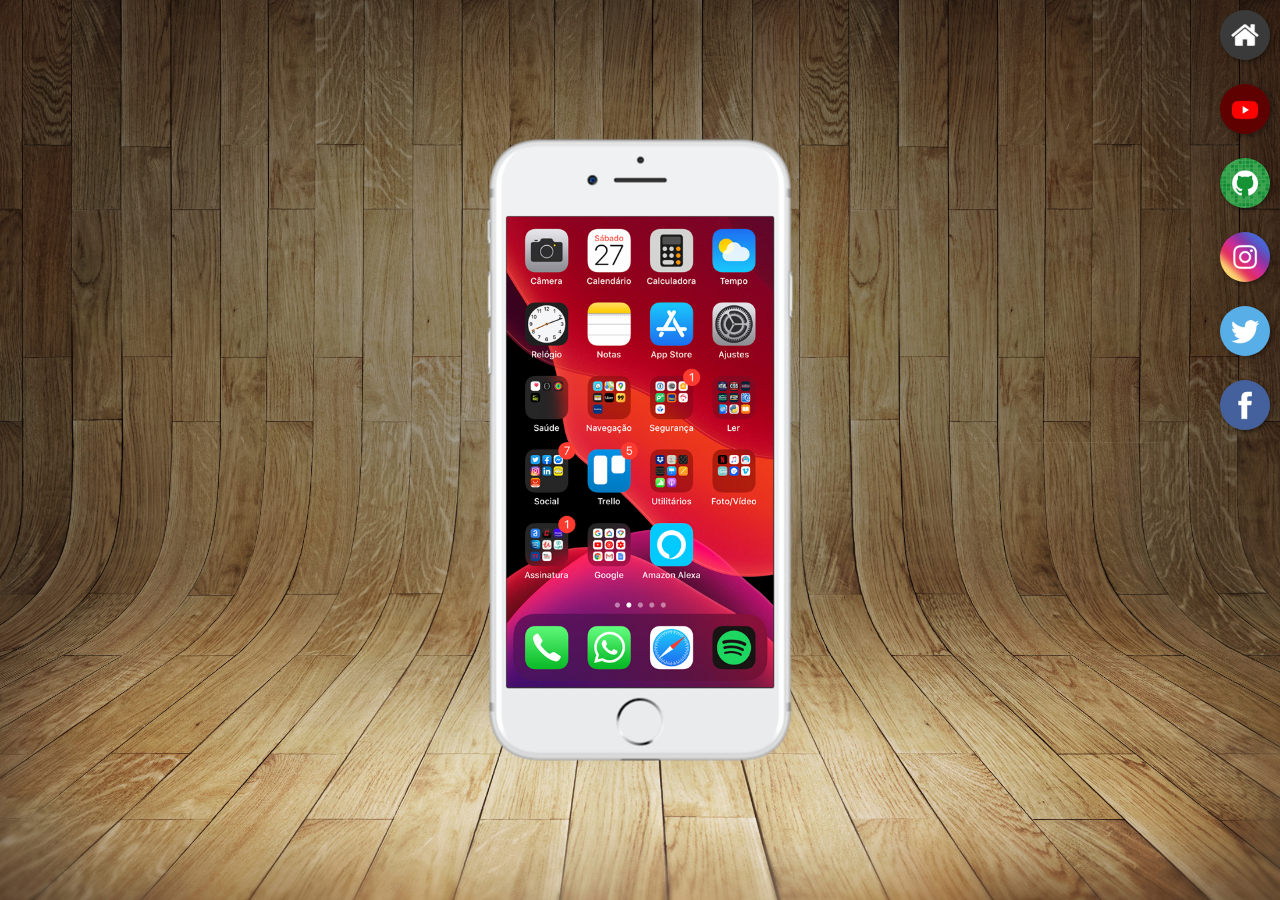
<file: index.html>
<!DOCTYPE html>
<html lang="pt-BR">
<head>
    <meta charset="UTF-8">
    <meta name="viewport" content="width=device-width, initial-scale=1.0">
    <title>Projeto Redes Sociais</title>
    <link rel="shortcut icon" href="./pacote-d013/favicon.ico" type="image/x-icon">
    <link rel="stylesheet" href="estilos/style.css">
</head>
<body>
    <main>
        <section id="telefone">
            <iframe src="home.html" name="tela" id="tela" frameborder="0">
                Seu navegador não é compatível com isso.
            </iframe>
        </section>
        <section id="redes-sociais">
            <a href="home.html" target="tela"><img src="./pacote-d013/imagens/logo-home.jpg" alt="Home"></a><br>
            <a href="youtube.html" target="tela"><img src="./pacote-d013/imagens/logo-youtube.jpg" alt="YouTube"></a><br>
            <a href="github.html" target="tela"><img src="./pacote-d013/imagens/logo-github.jpg" alt="GitHub"></a><br>
            <a href="instagram.html" target="tela"><img src="./pacote-d013/imagens/logo-instagram.jpg" alt="Instagram"></a><br>
            <a href="twitter.html" target="tela"><img src="./pacote-d013/imagens/logo-twitter.jpg" alt="Twitter"></a><br>
            <a href="facebook.html" target="tela"><img src="./pacote-d013/imagens/logo-facebook.jpg" alt="Facebook"></a><br>
        </section>
    </main>
</body>
</html>
</file>
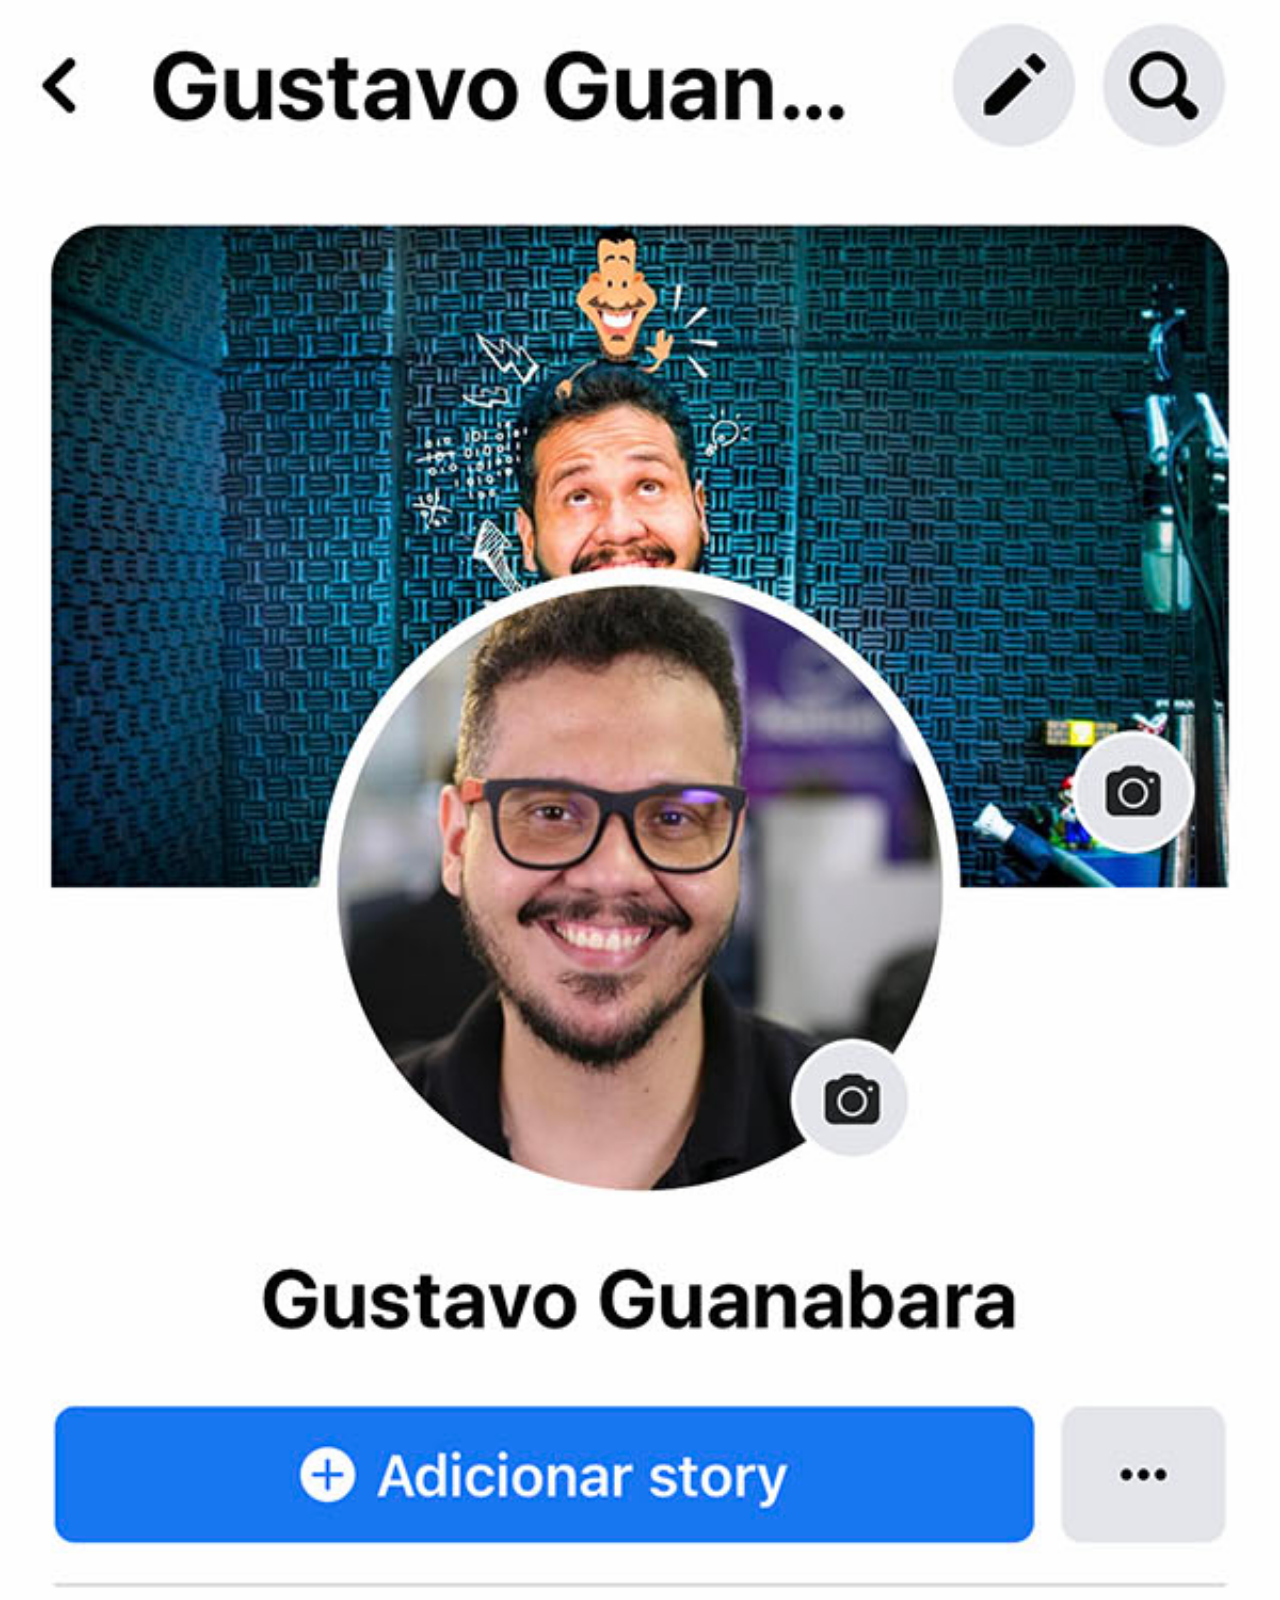
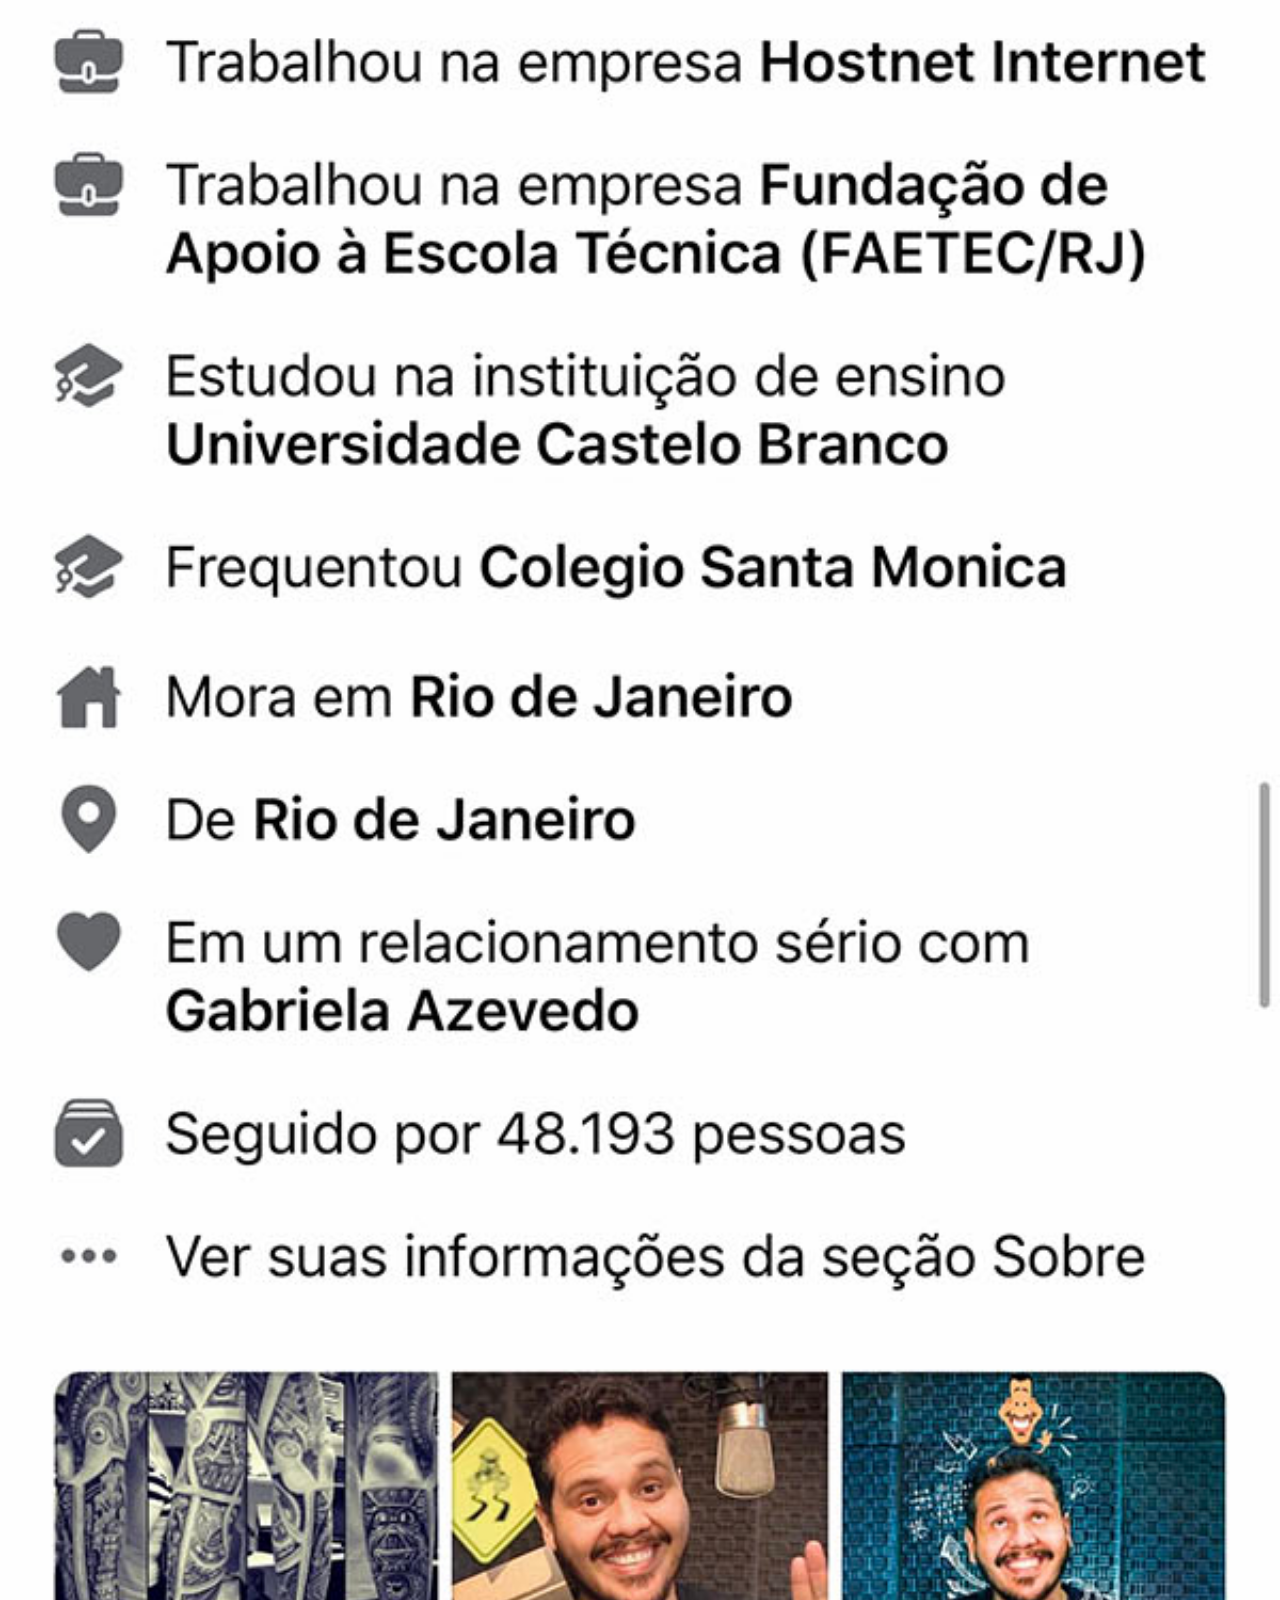
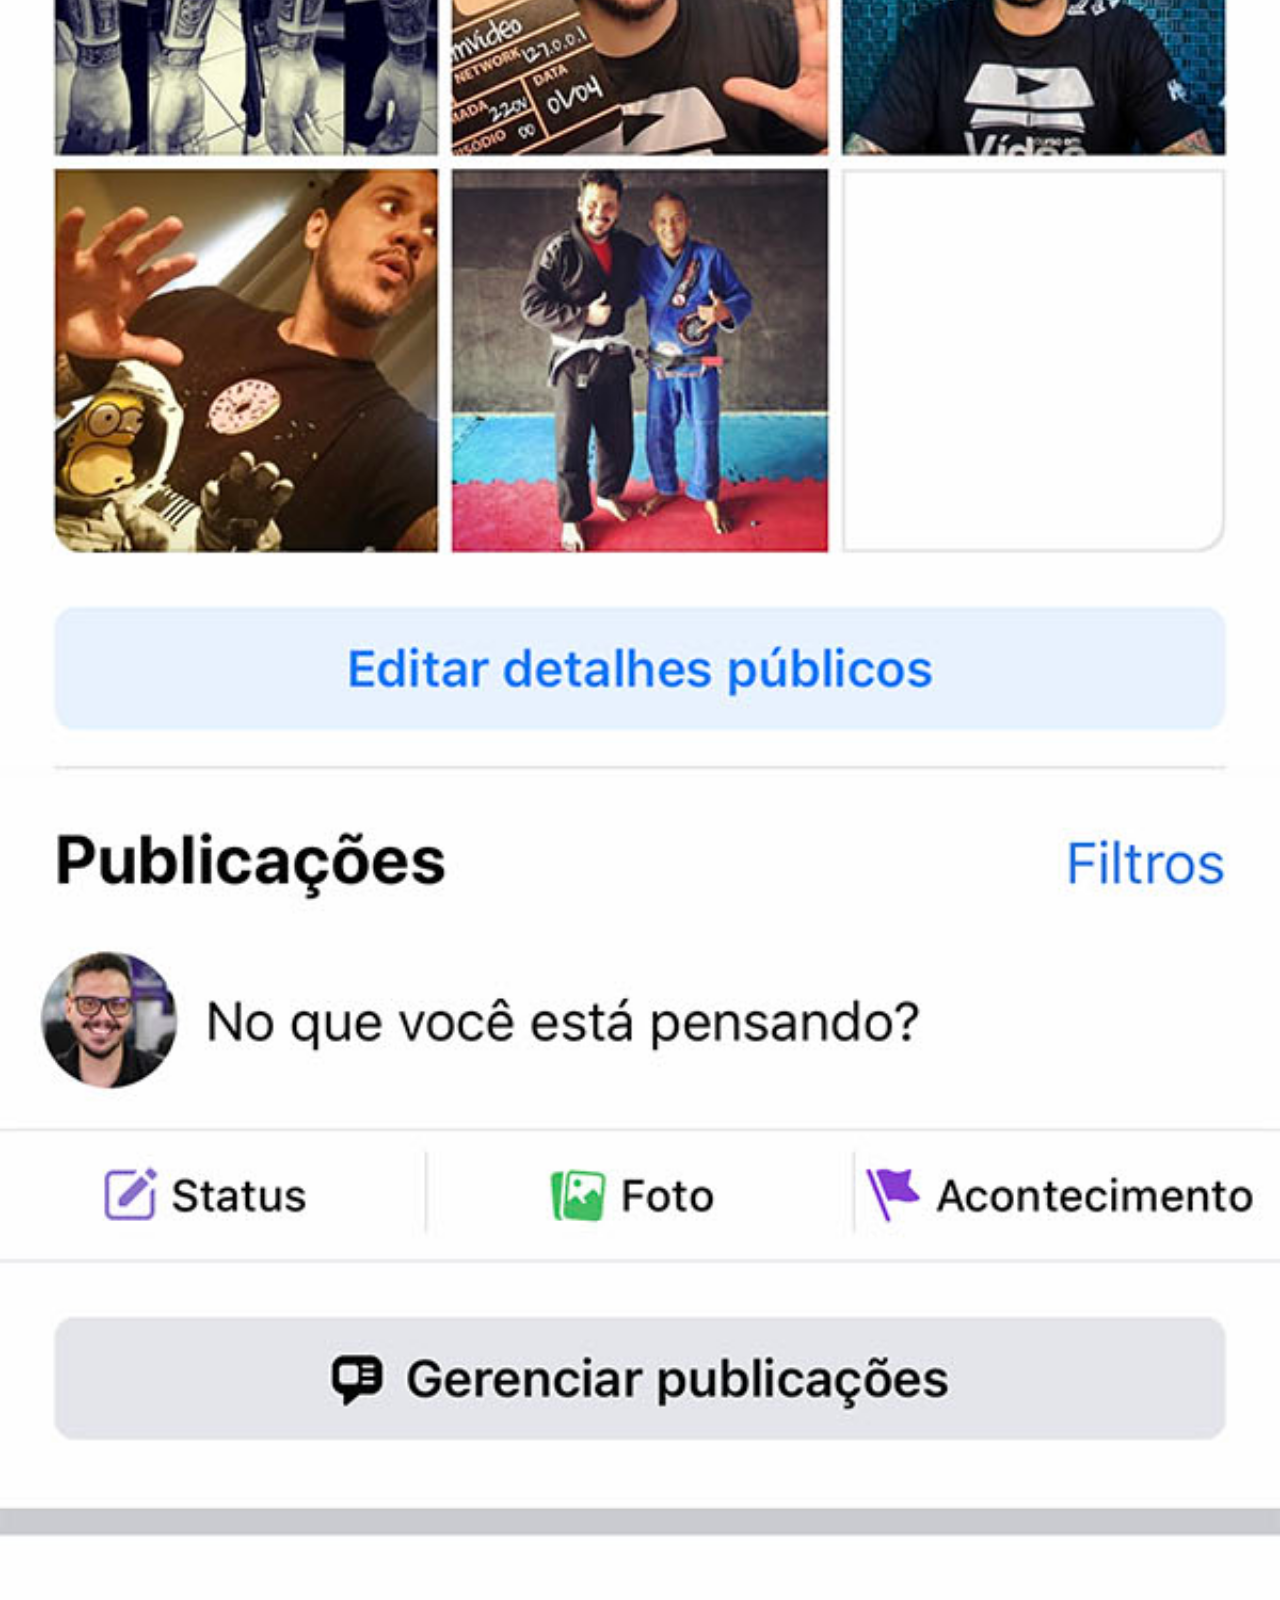
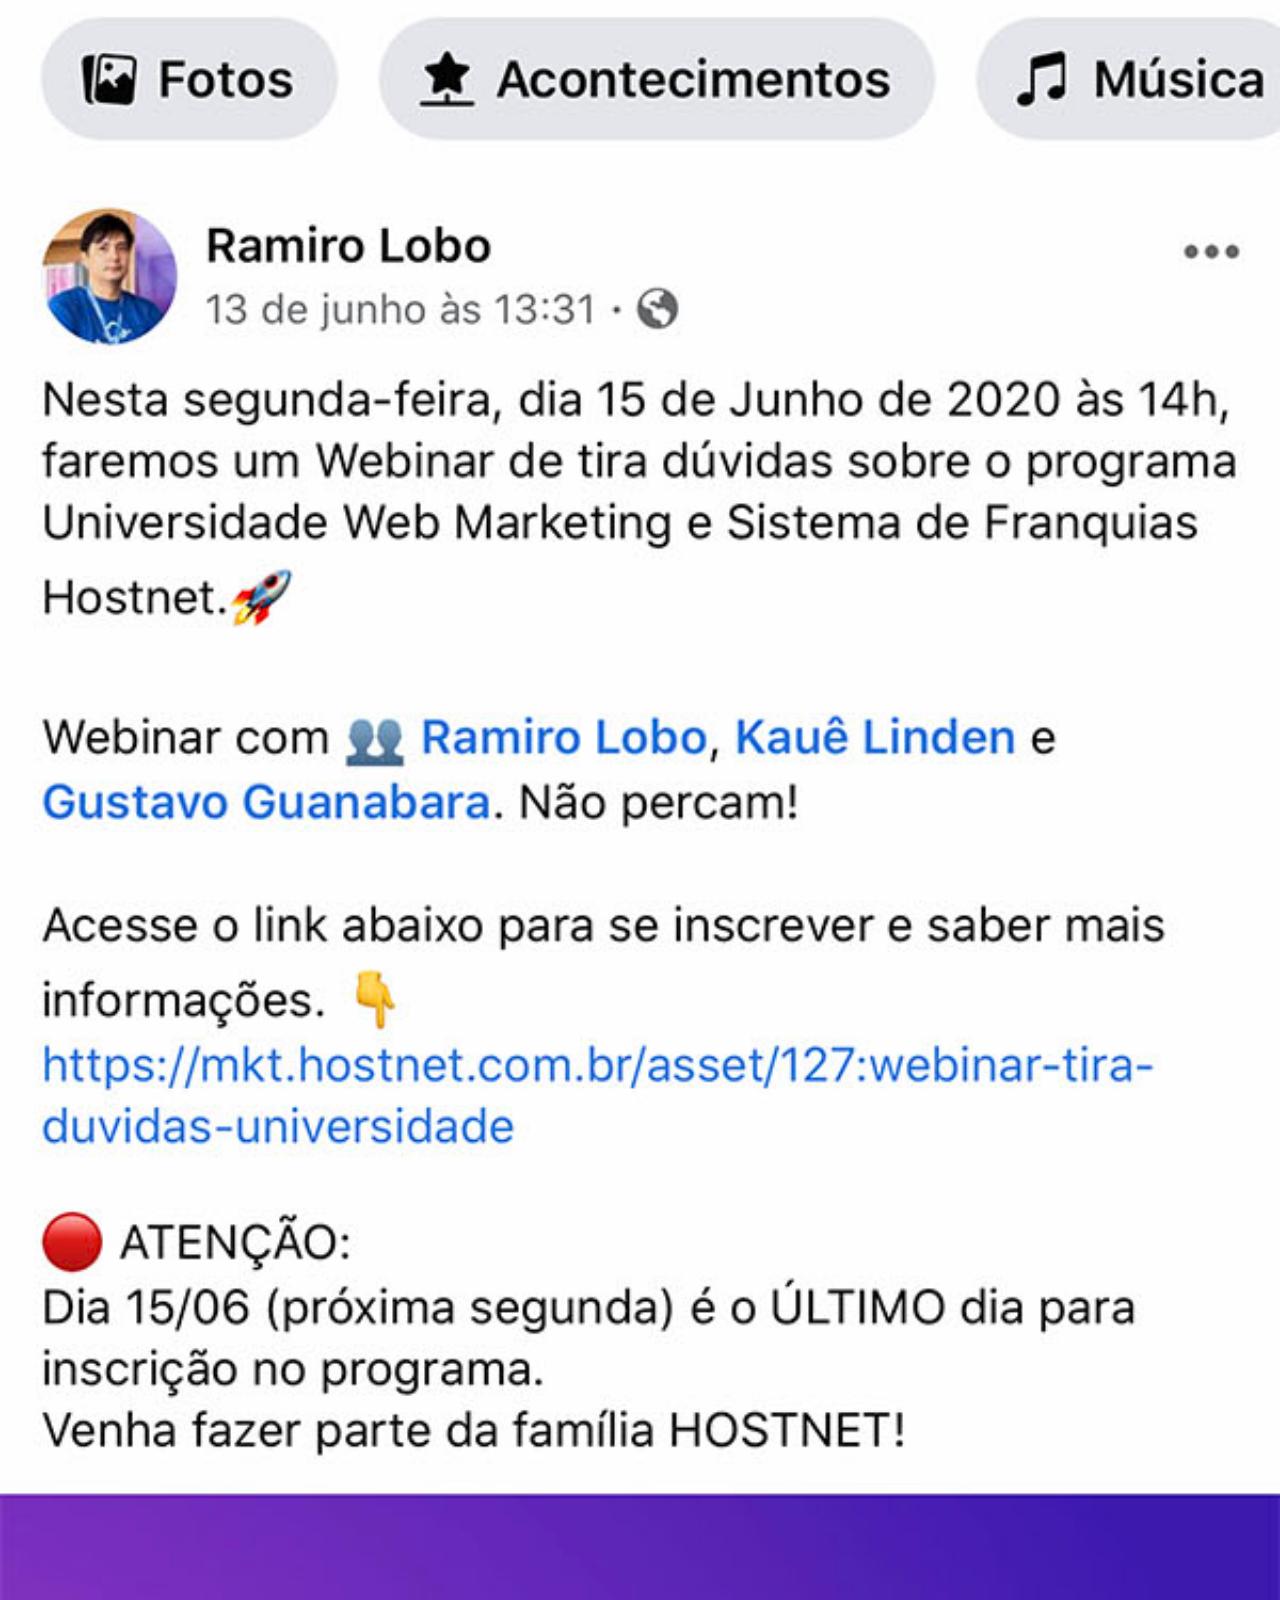
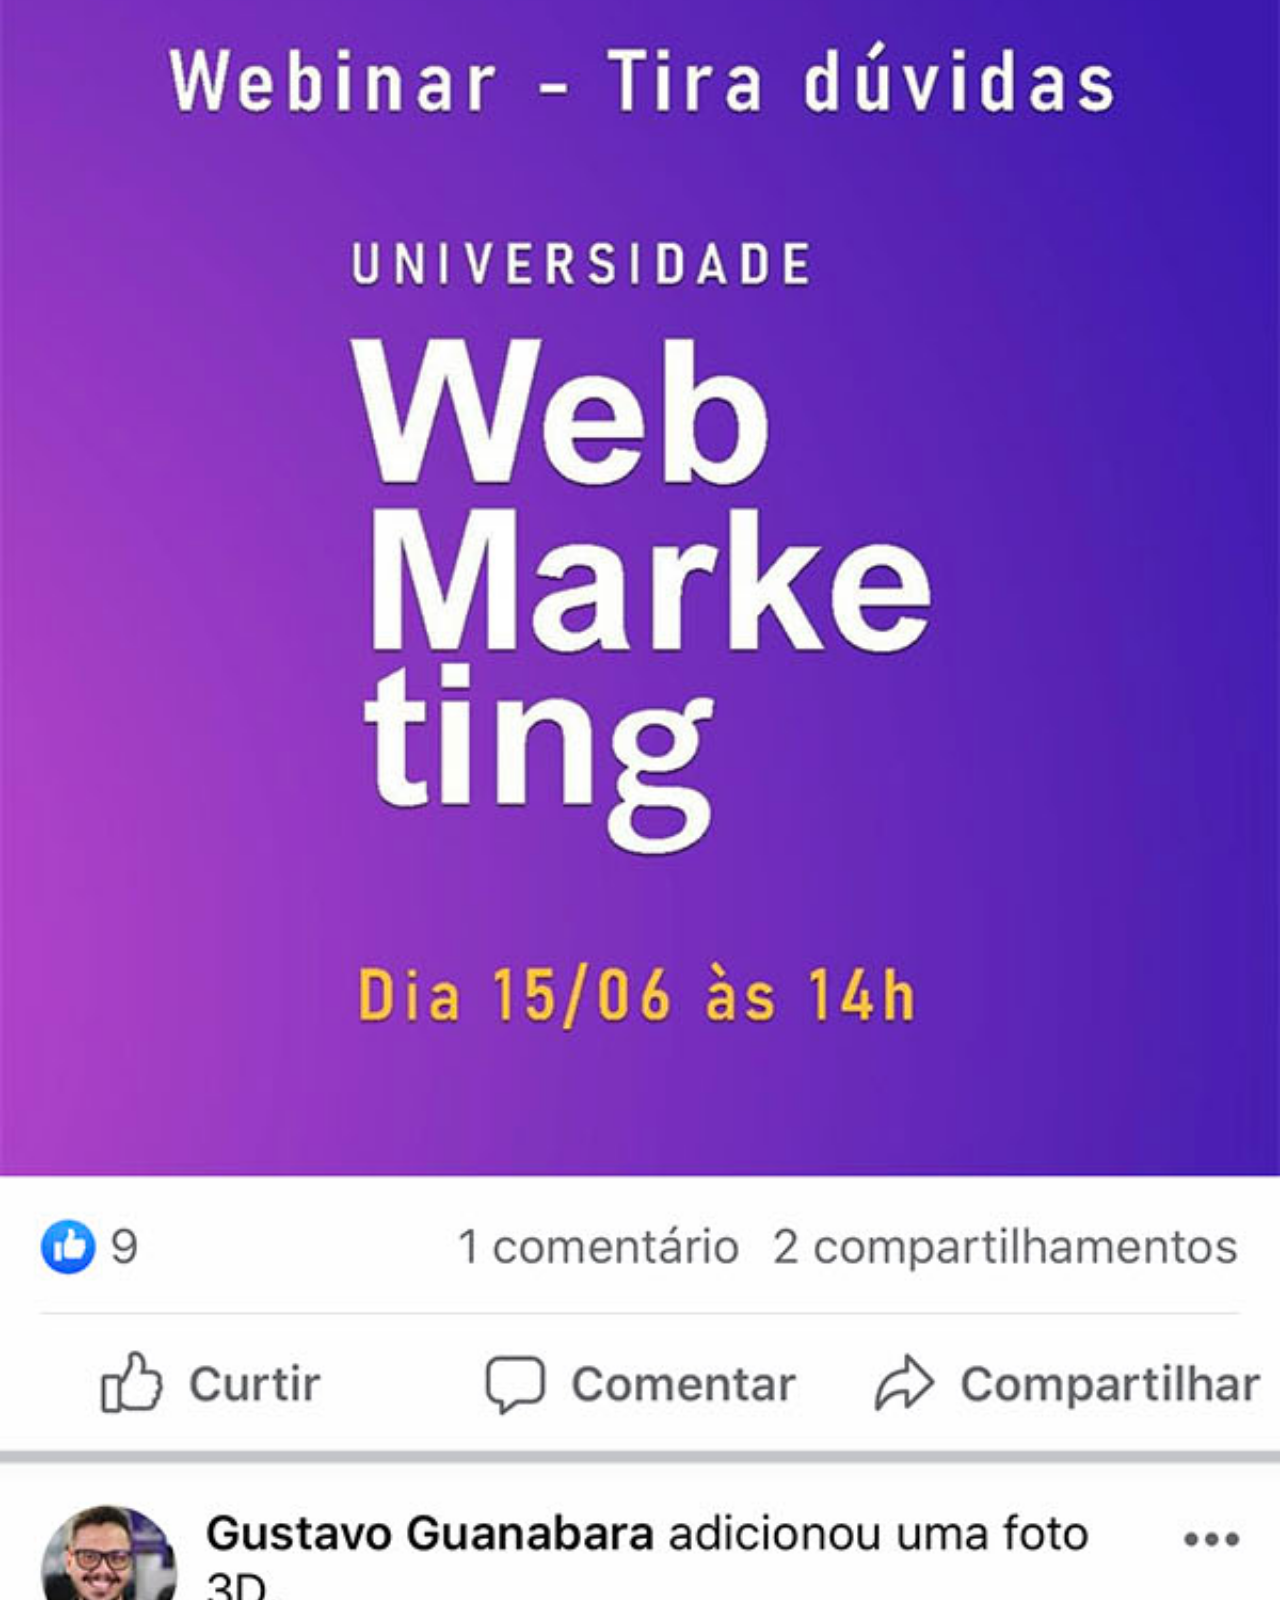
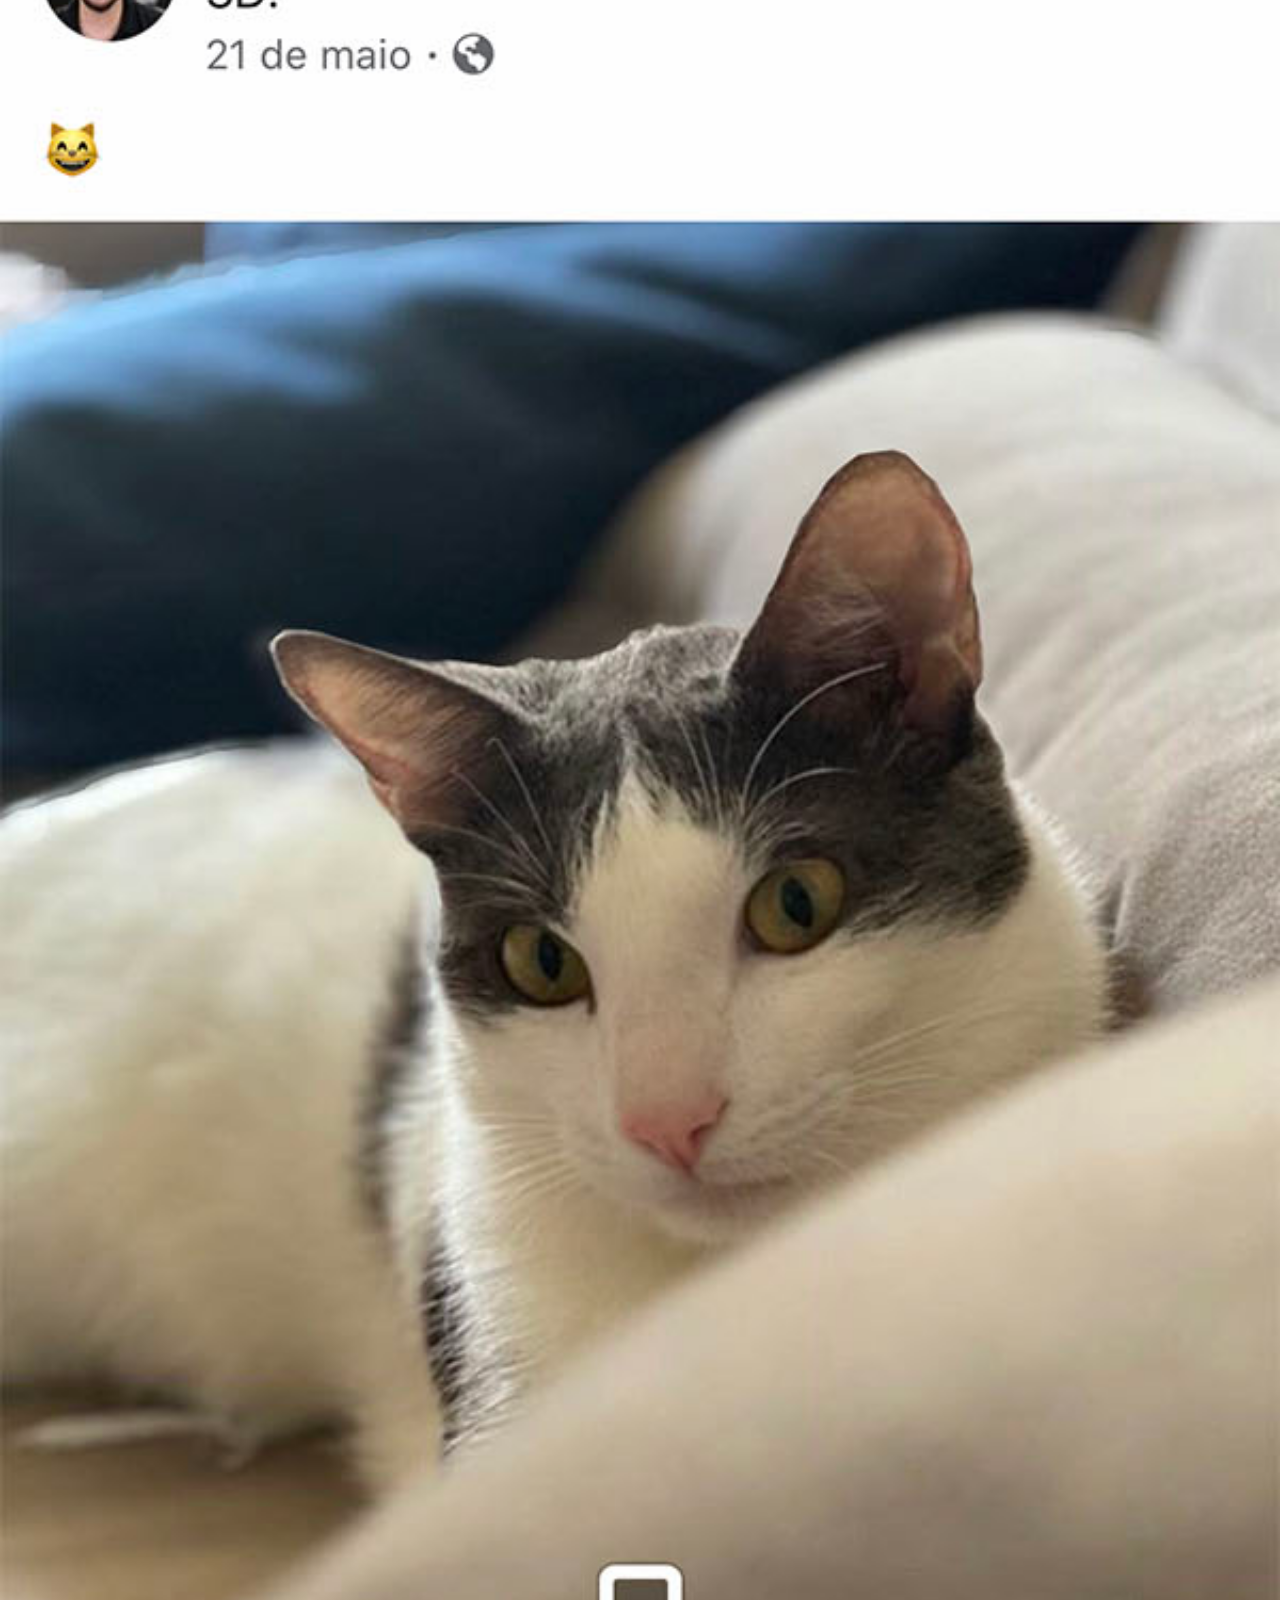
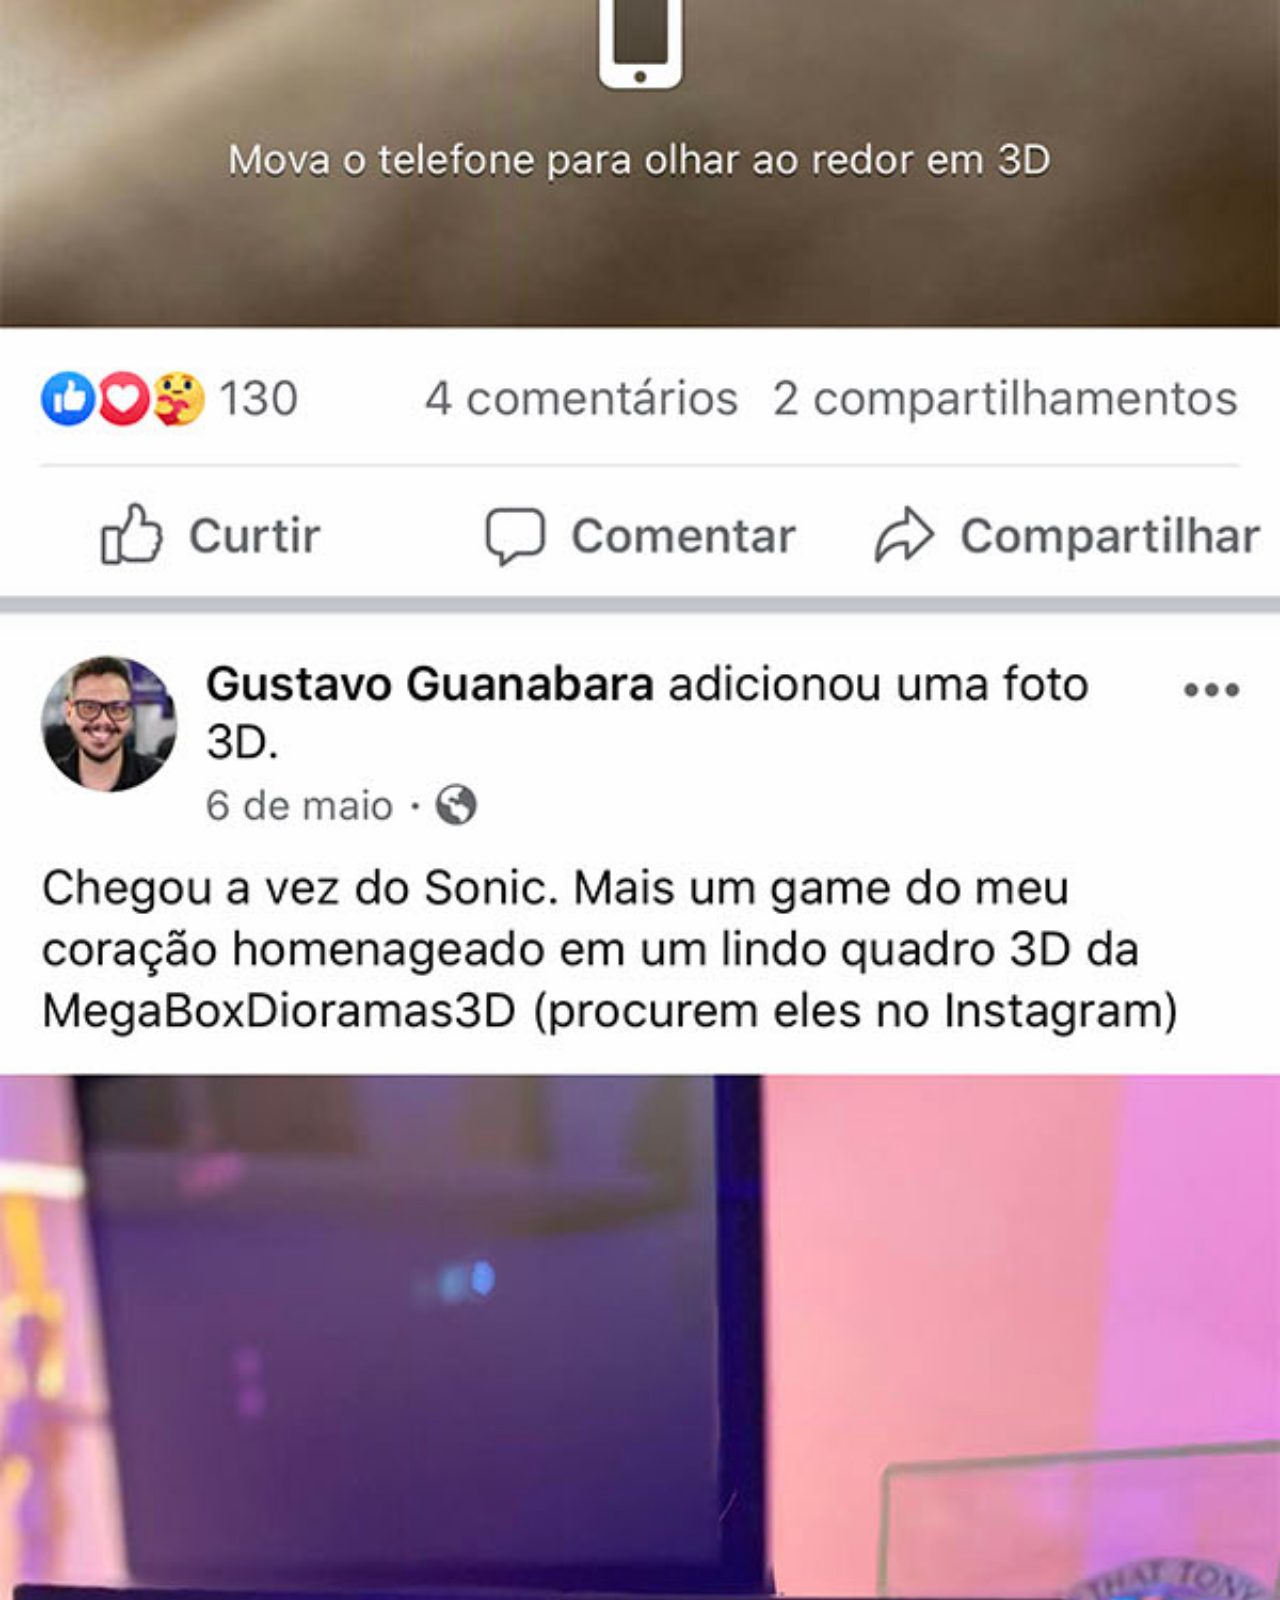
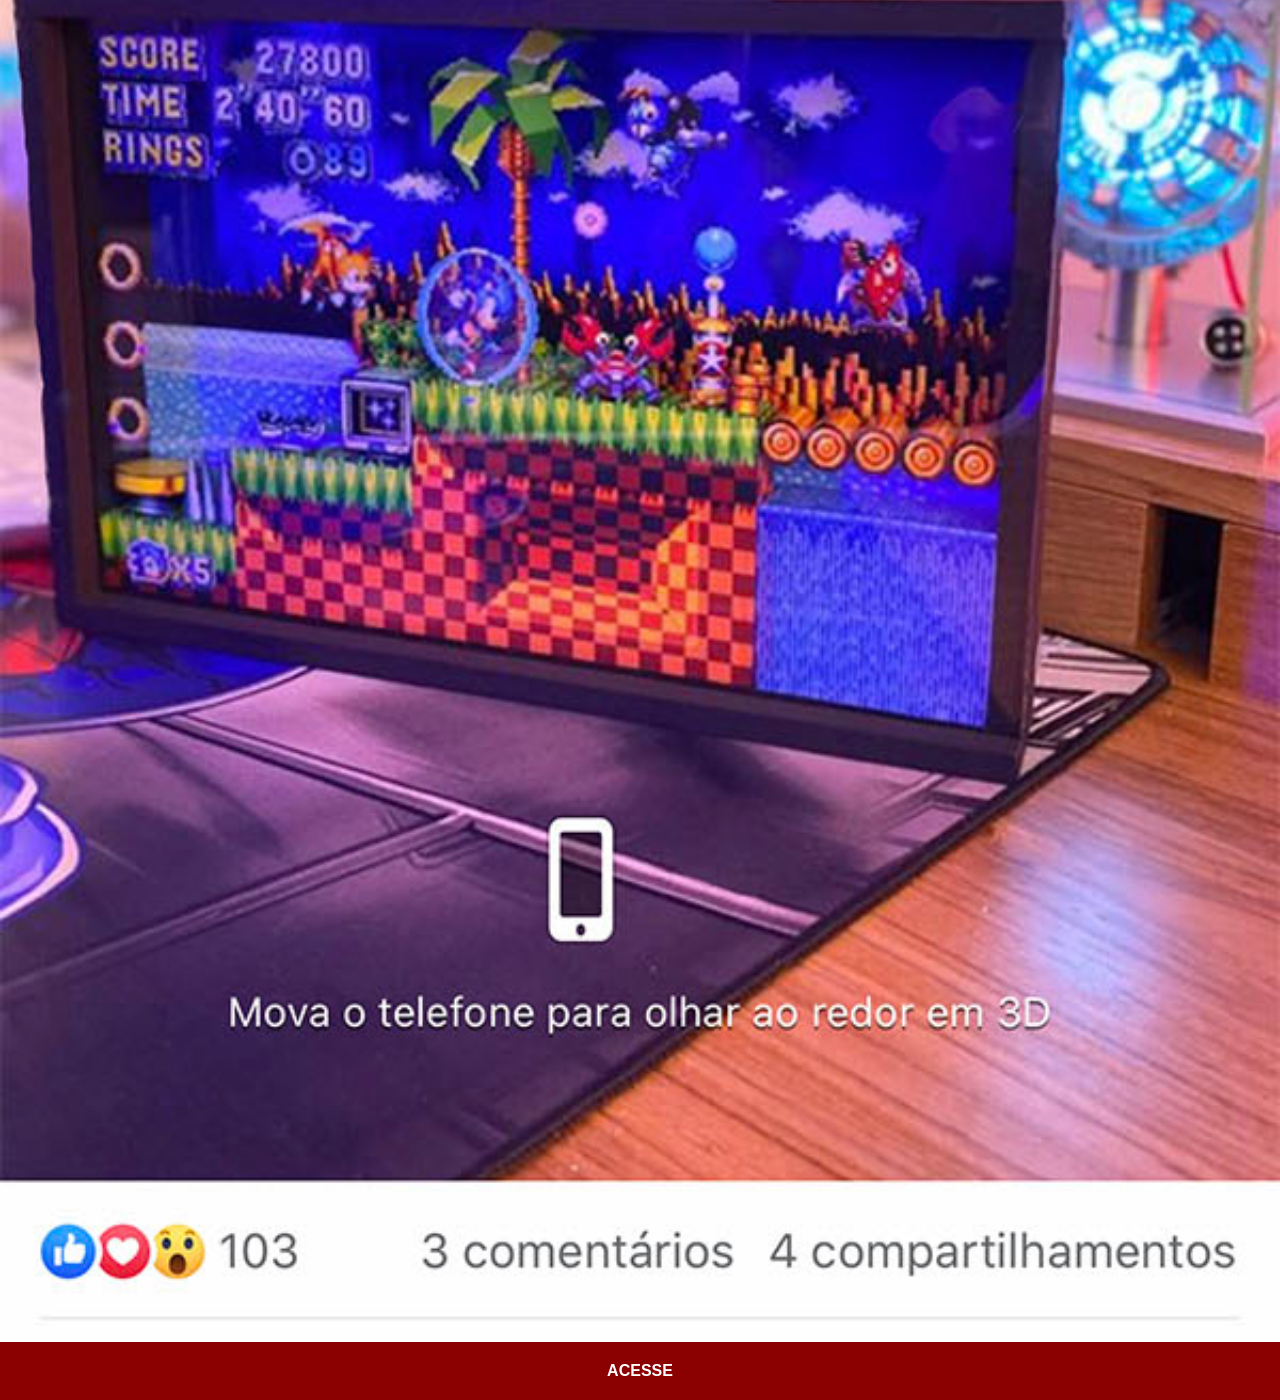
<file: facebook.html>
<!DOCTYPE html>
<html lang="pt-BR">
<head>
    <meta charset="UTF-8">
    <meta name="viewport" content="width=device-width, initial-scale=1.0">
    <title>Facebook</title>
    <link rel="stylesheet" href="./estilos/social.css">
</head>
<body>
    <img src="./pacote-d013/imagens/tela-facebook.jpg" alt="Facebook">
    <a href="https//www.facebook.com" target="_blank">ACESSE</a>
</body>
</html>
</file>
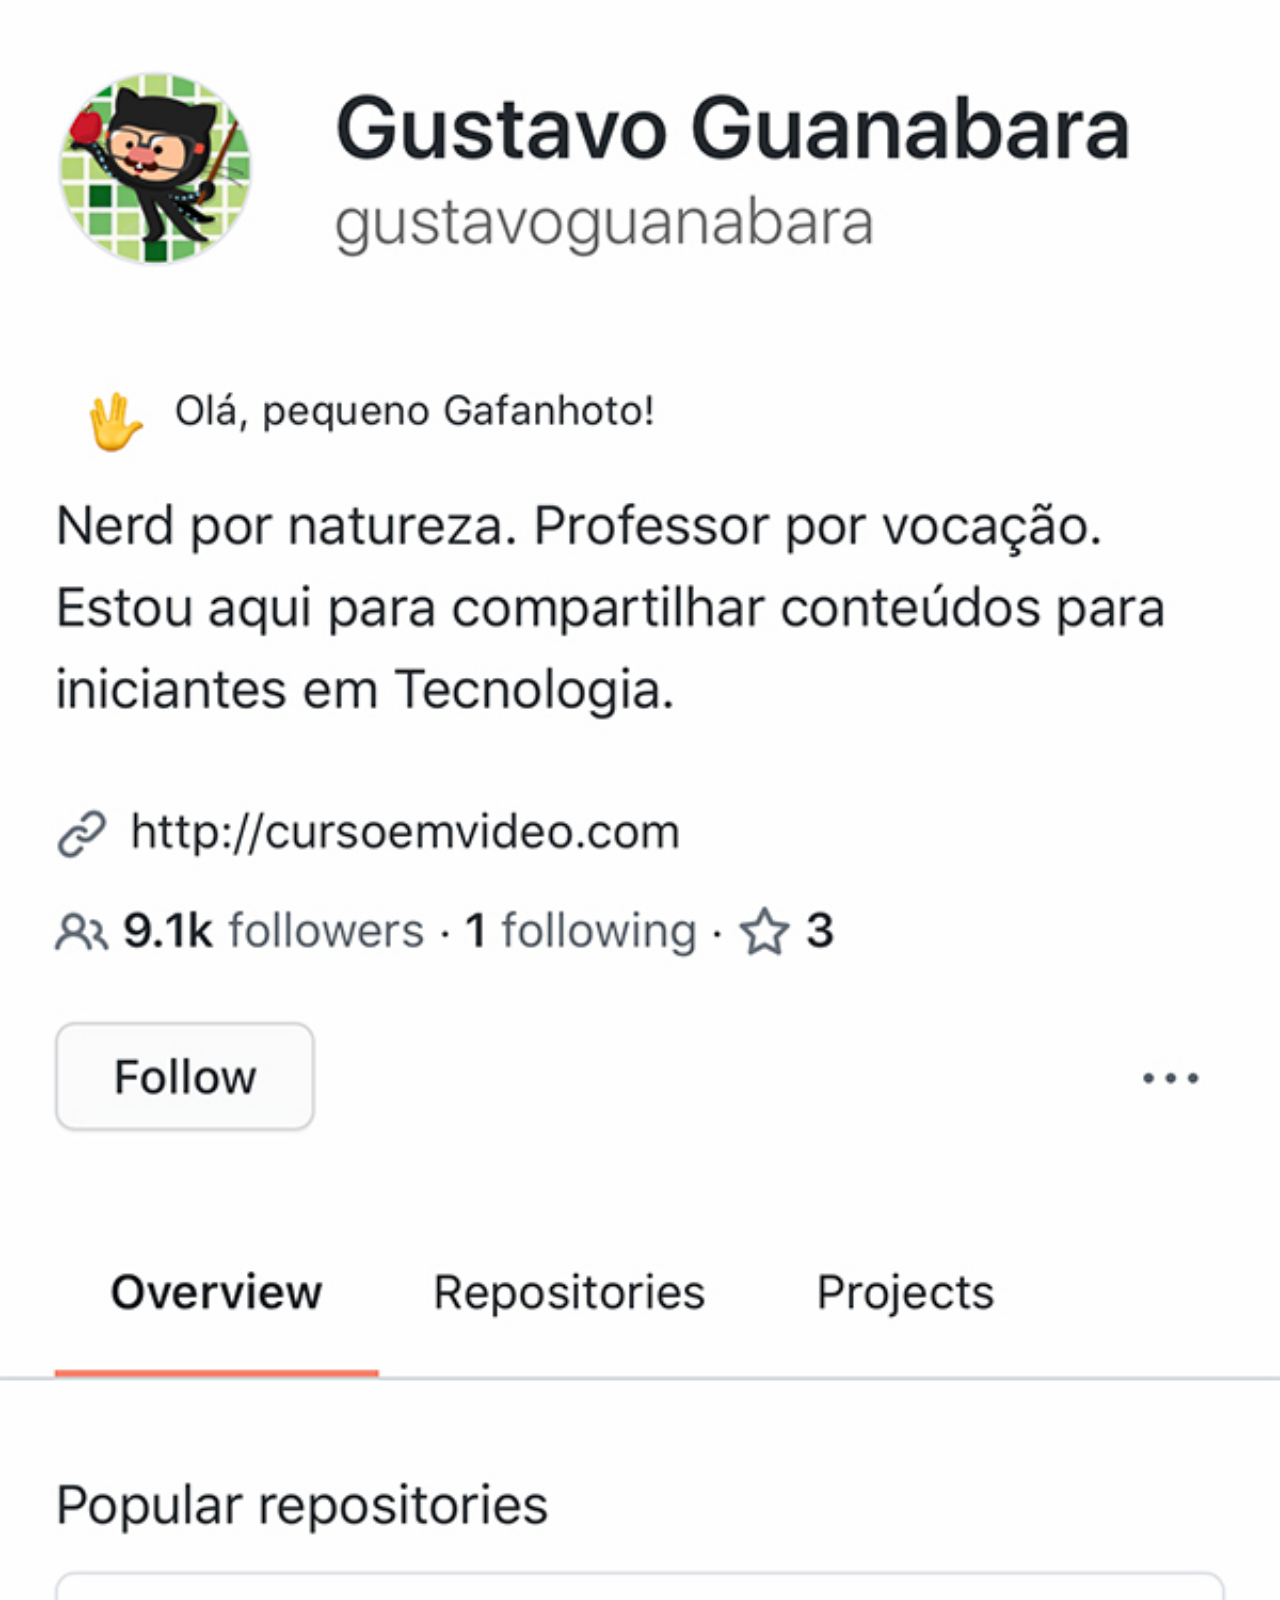
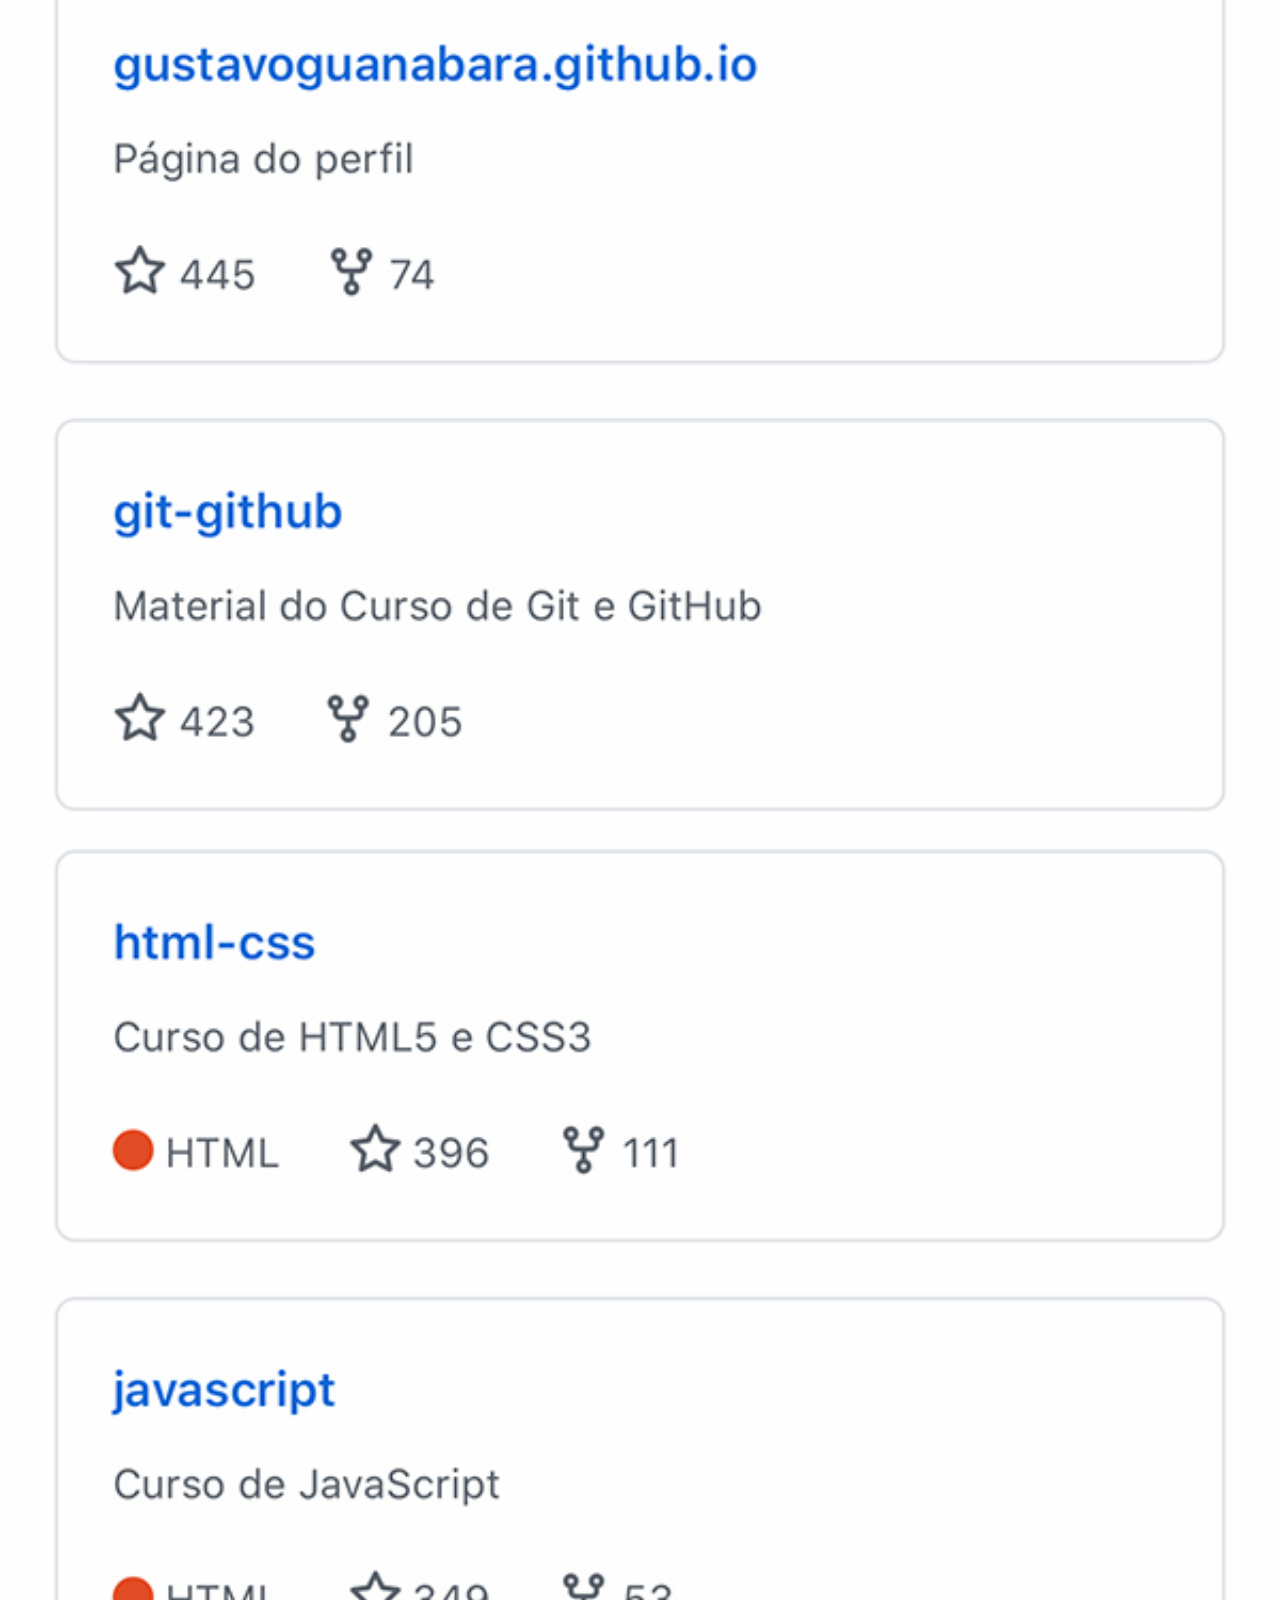
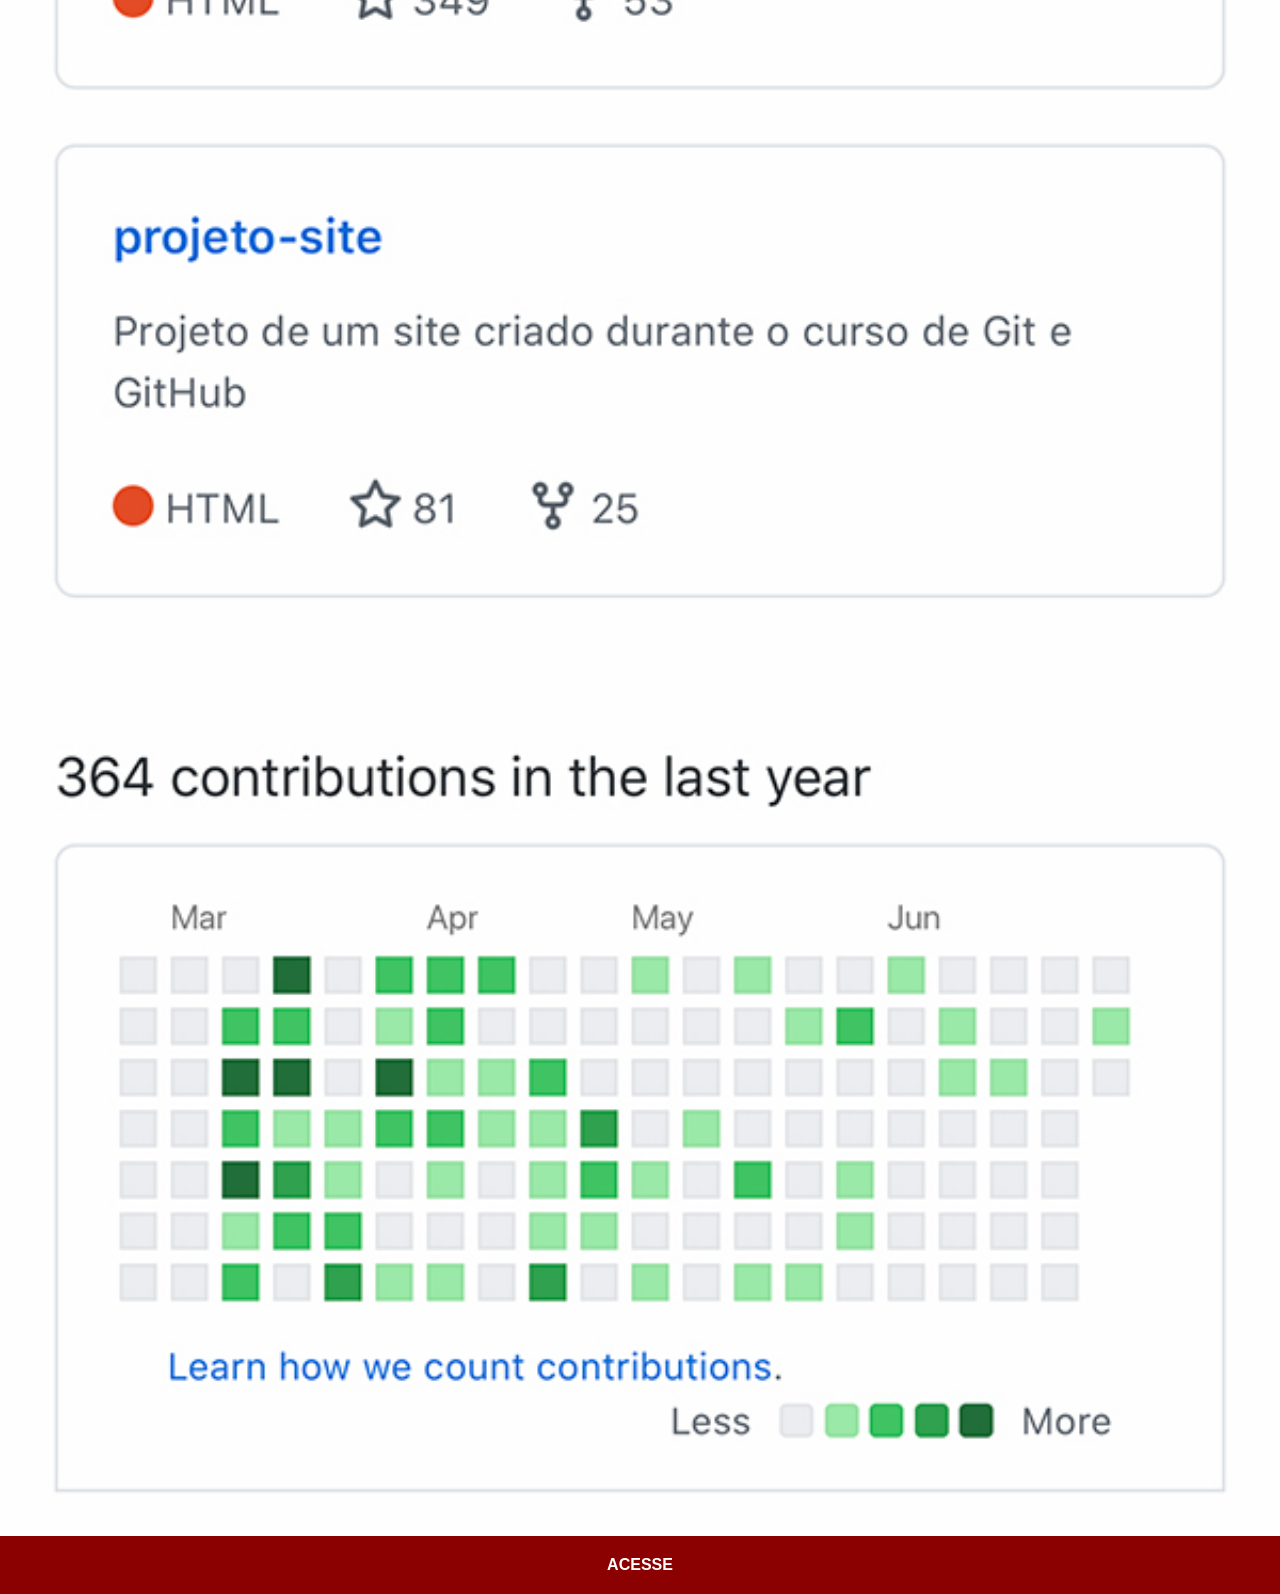
<file: github.html>
<!DOCTYPE html>
<html lang="pt-BR">
<head>
    <meta charset="UTF-8">
    <meta name="viewport" content="width=device-width, initial-scale=1.0">
    <title>GitHub</title>
    <link rel="stylesheet" href="./estilos/social.css">
</head>
<body>
    <img src="./pacote-d013/imagens/tela-github.jpg" alt="GitHub">
    <a href="https://gustavoguanabara.github.io/" target="_blank">ACESSE</a>
</body>
</html>
</file>
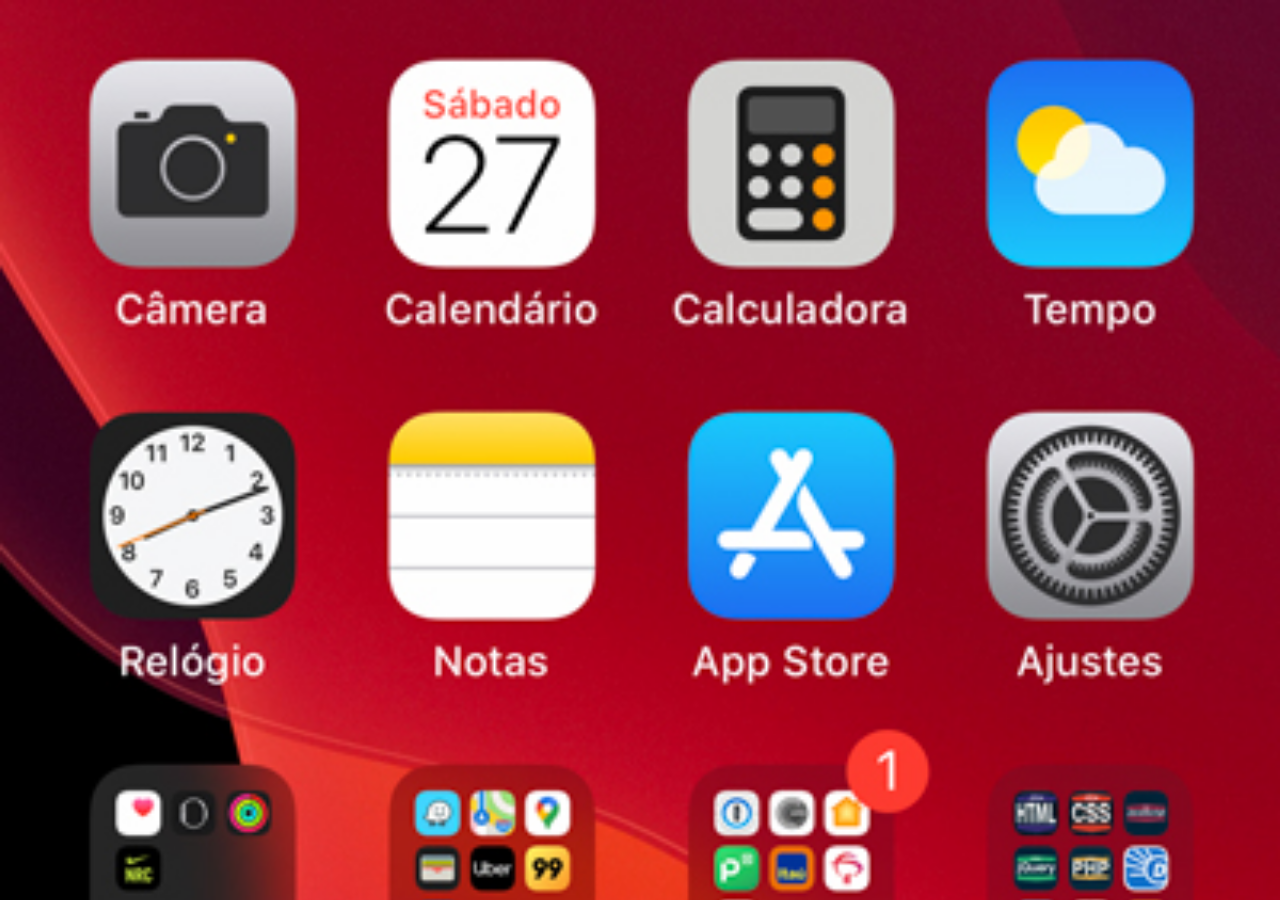
<file: home.html>
<!DOCTYPE html>
<html lang="pt-br">
<head>
    <meta charset="UTF-8">
    <meta name="viewport" content="width=device-width, initial-scale=1.0">
    <title>Home</title>
    <link rel="stylesheet" href="./estilos/home.css">
</head>
<body>
    
</body>
</html>
</file>
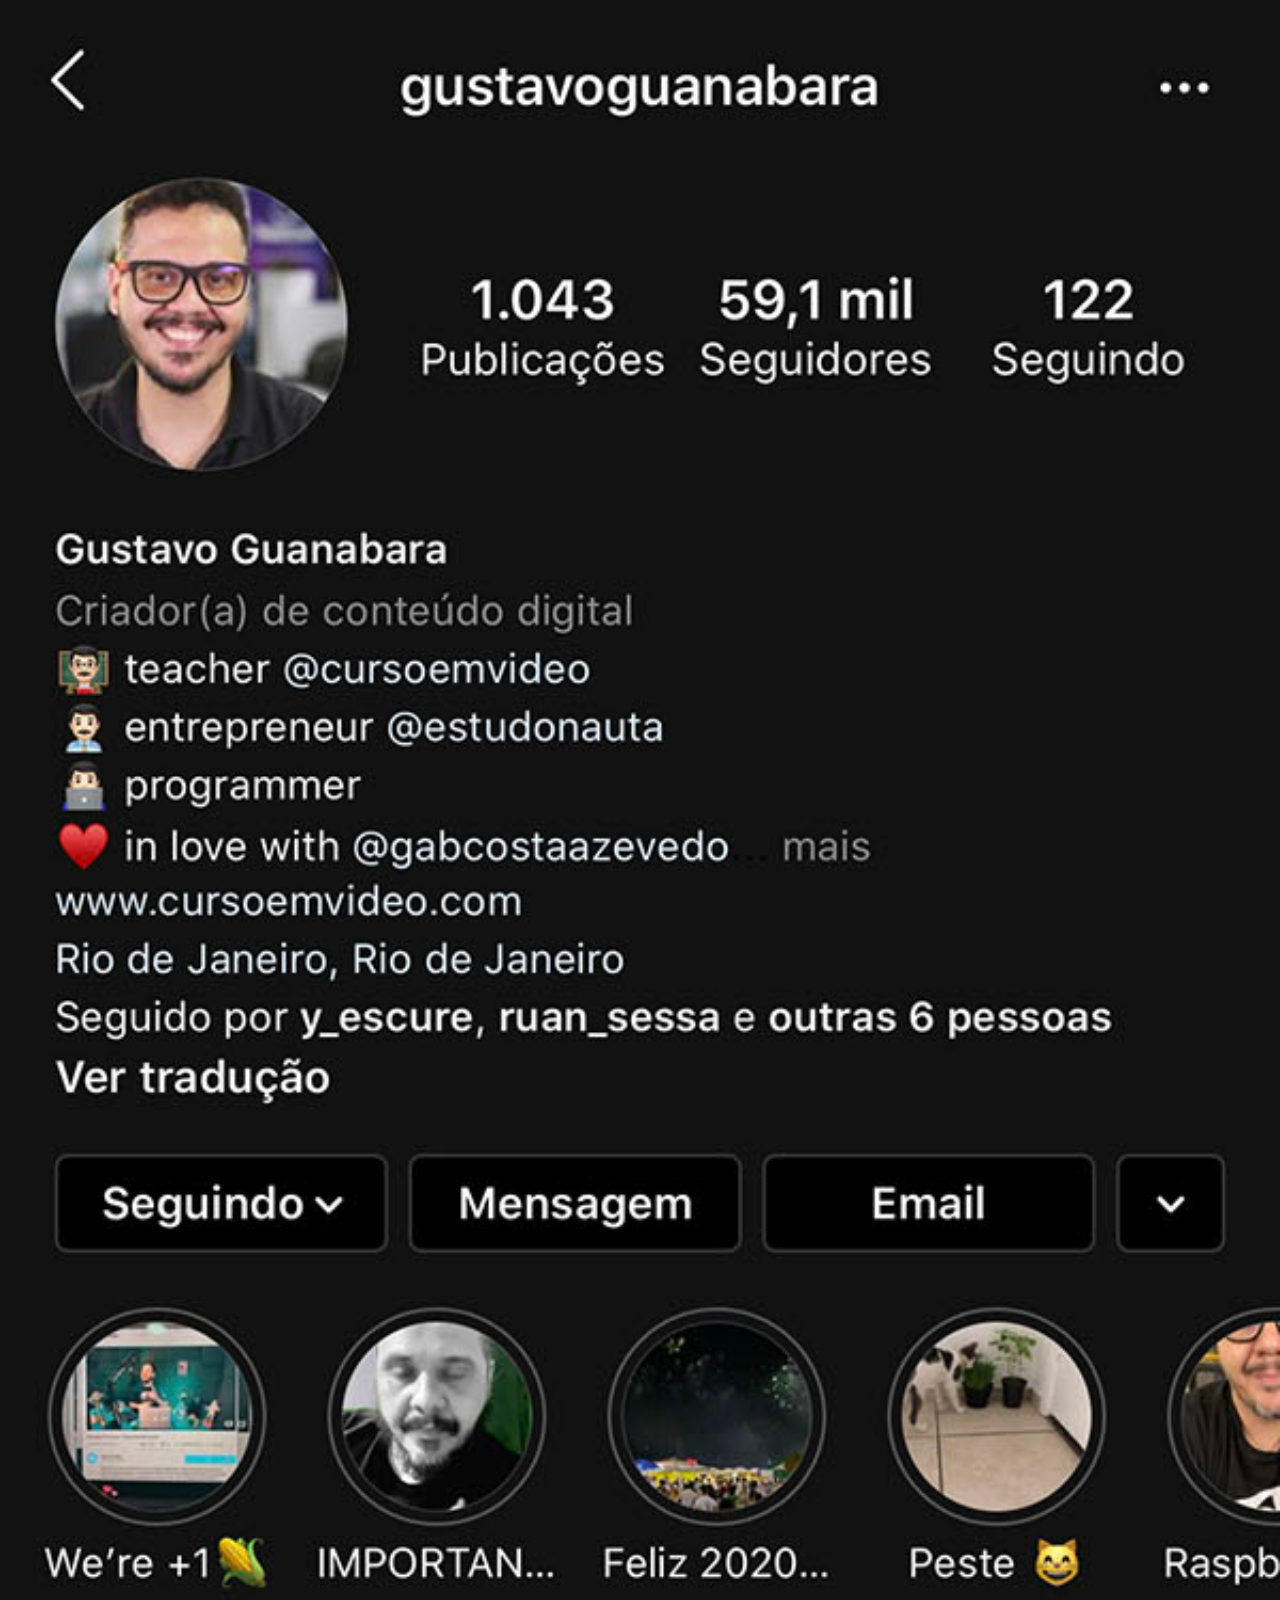
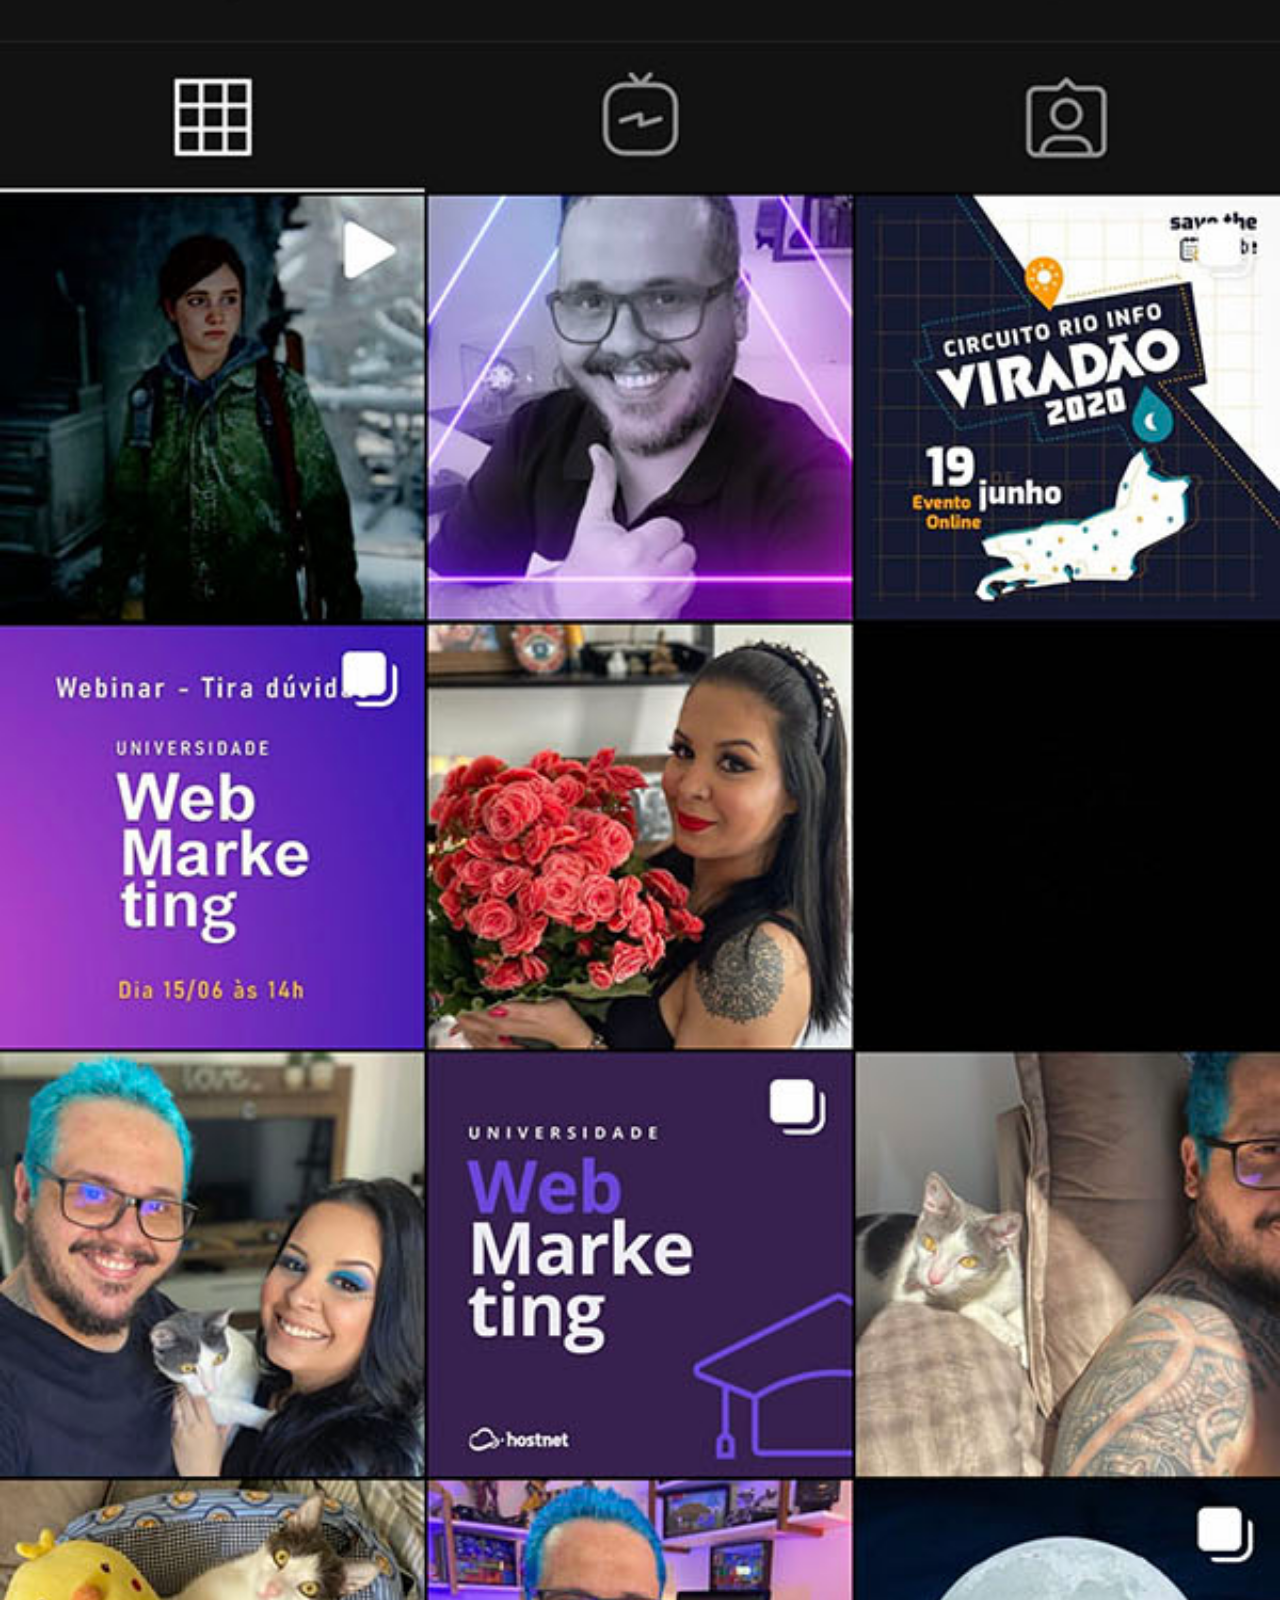
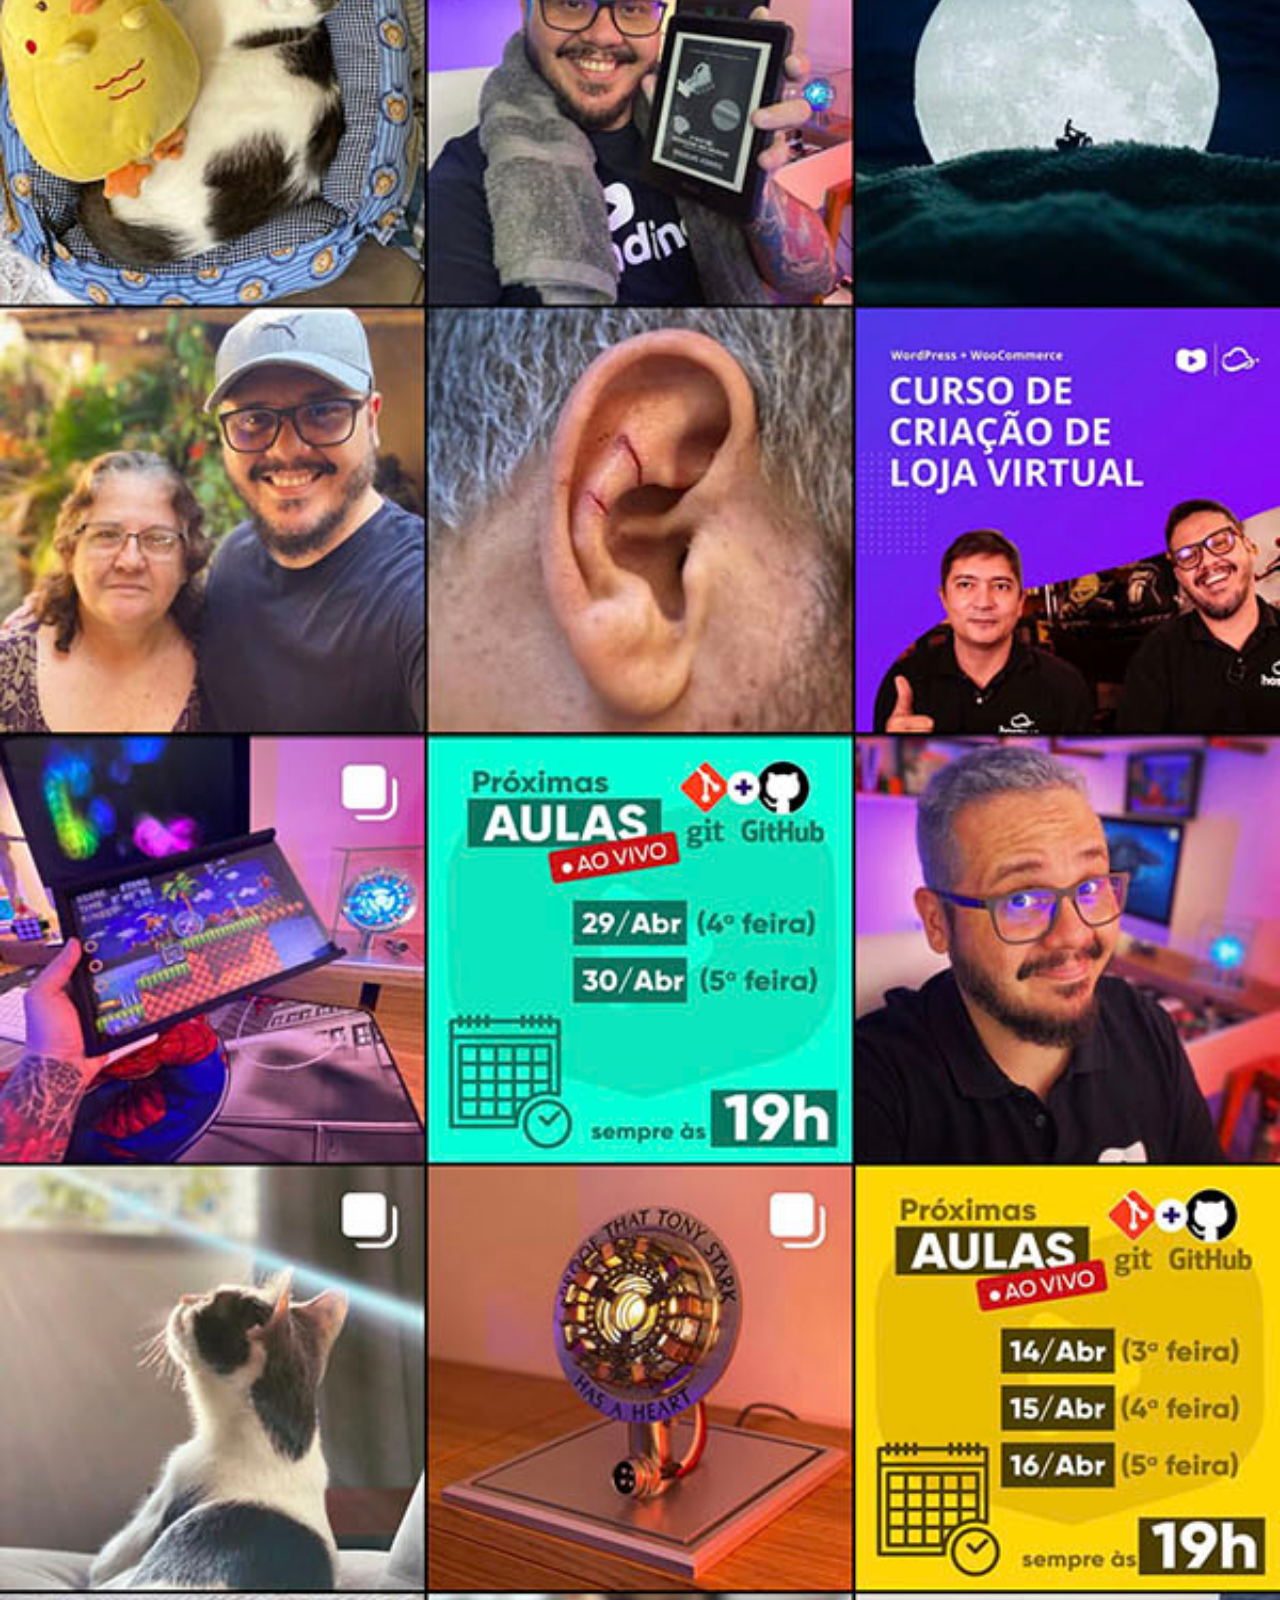
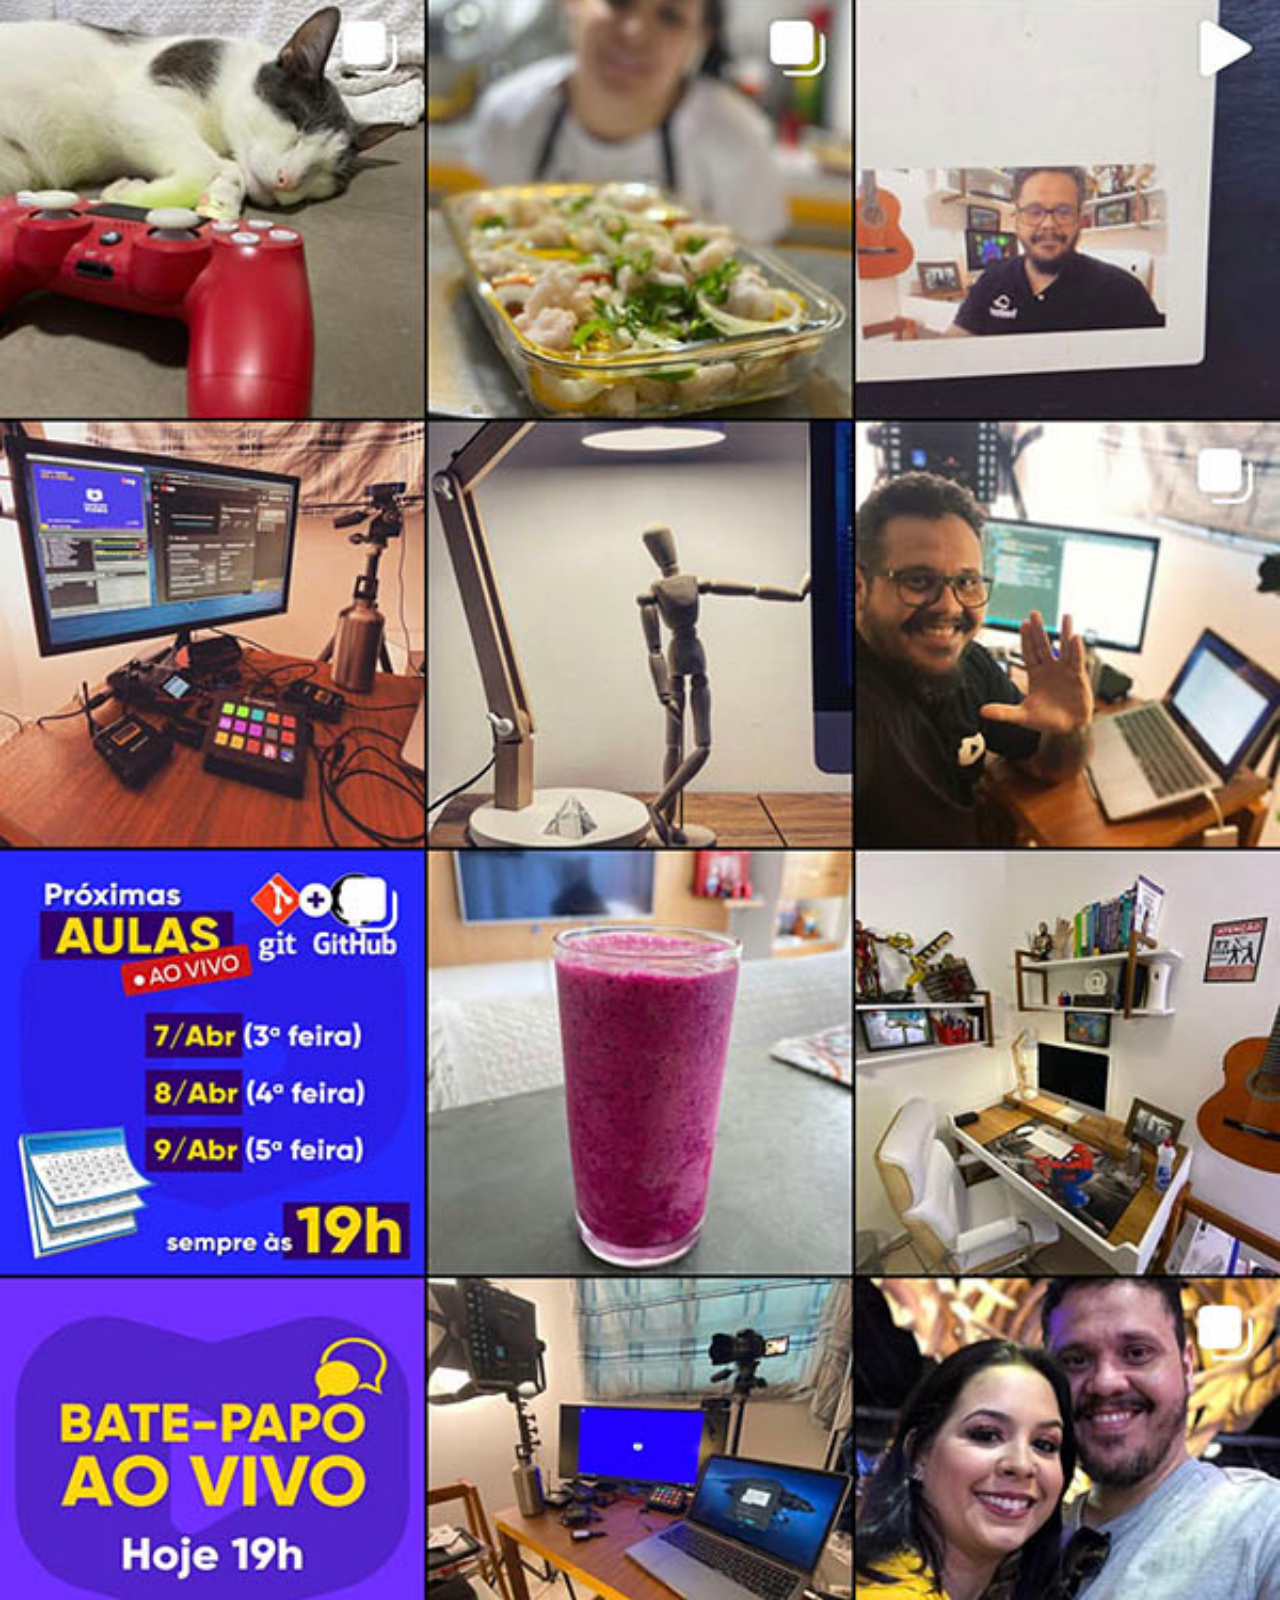
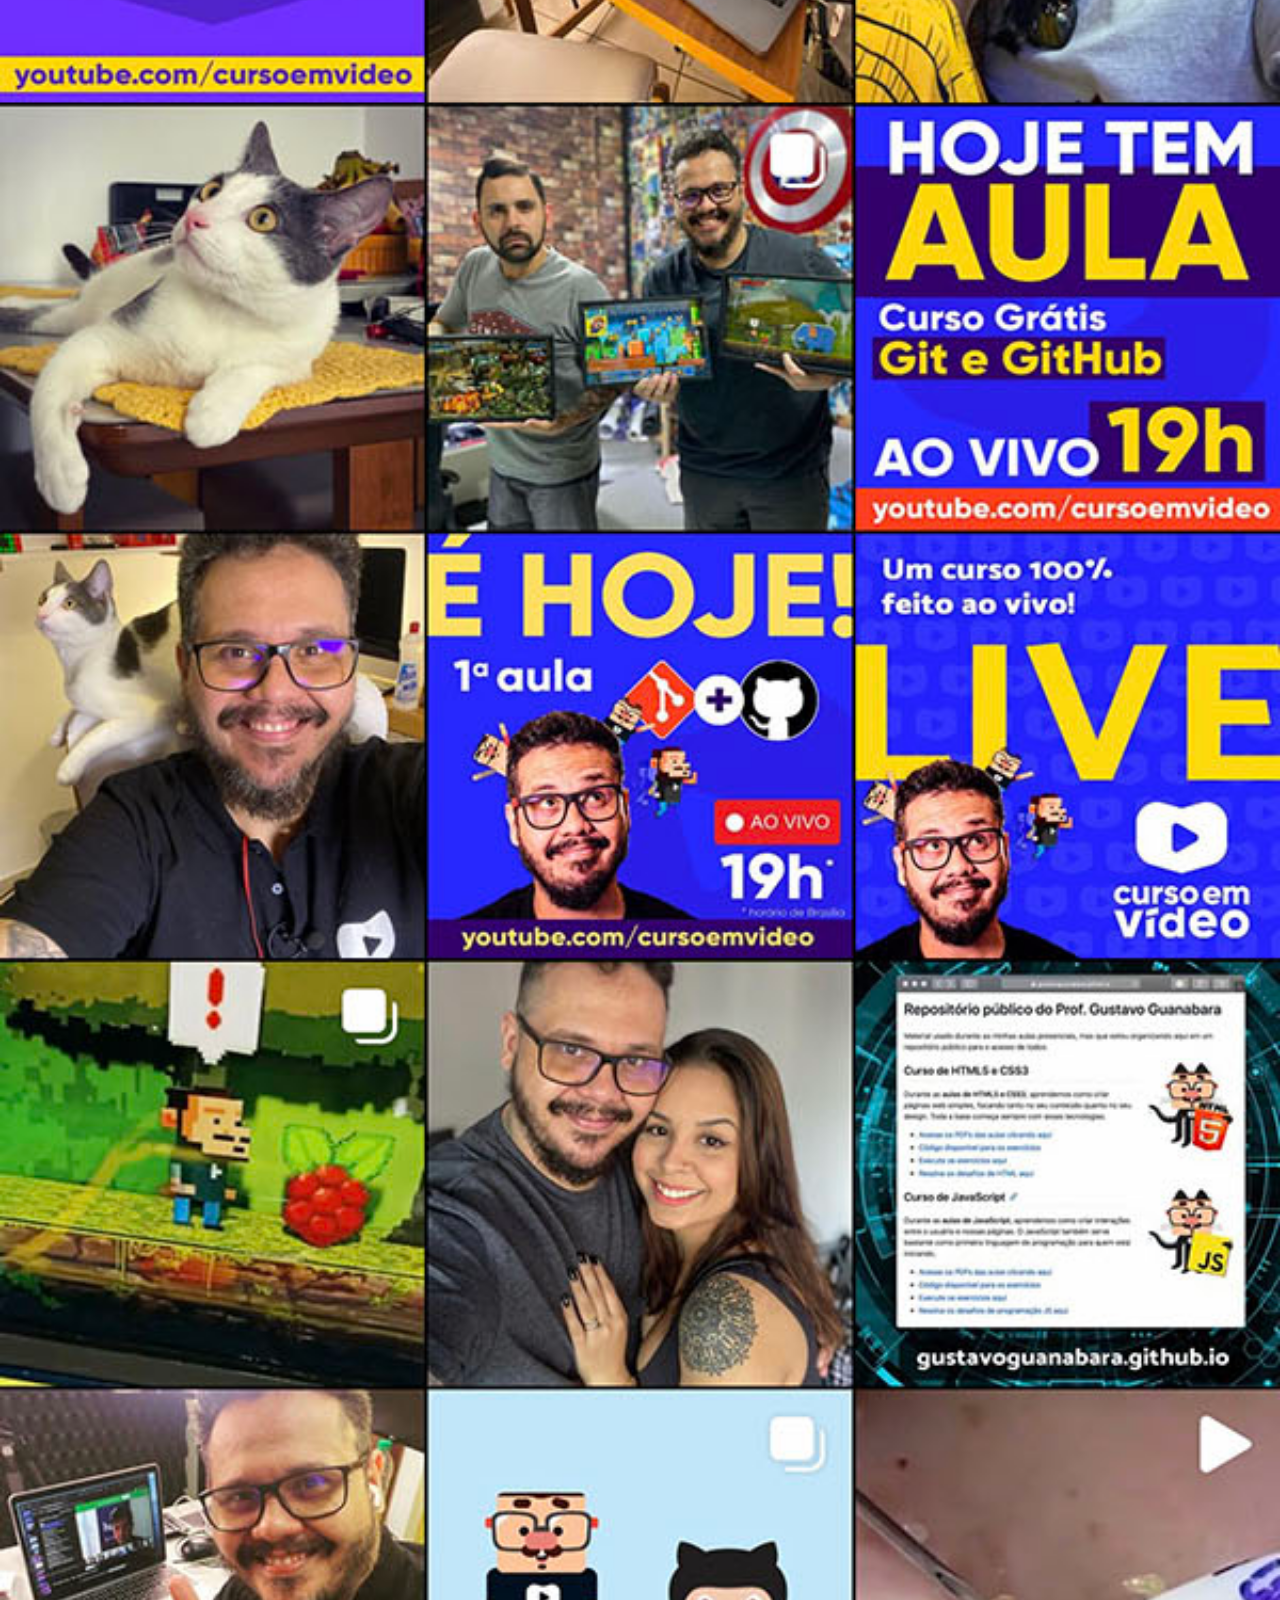
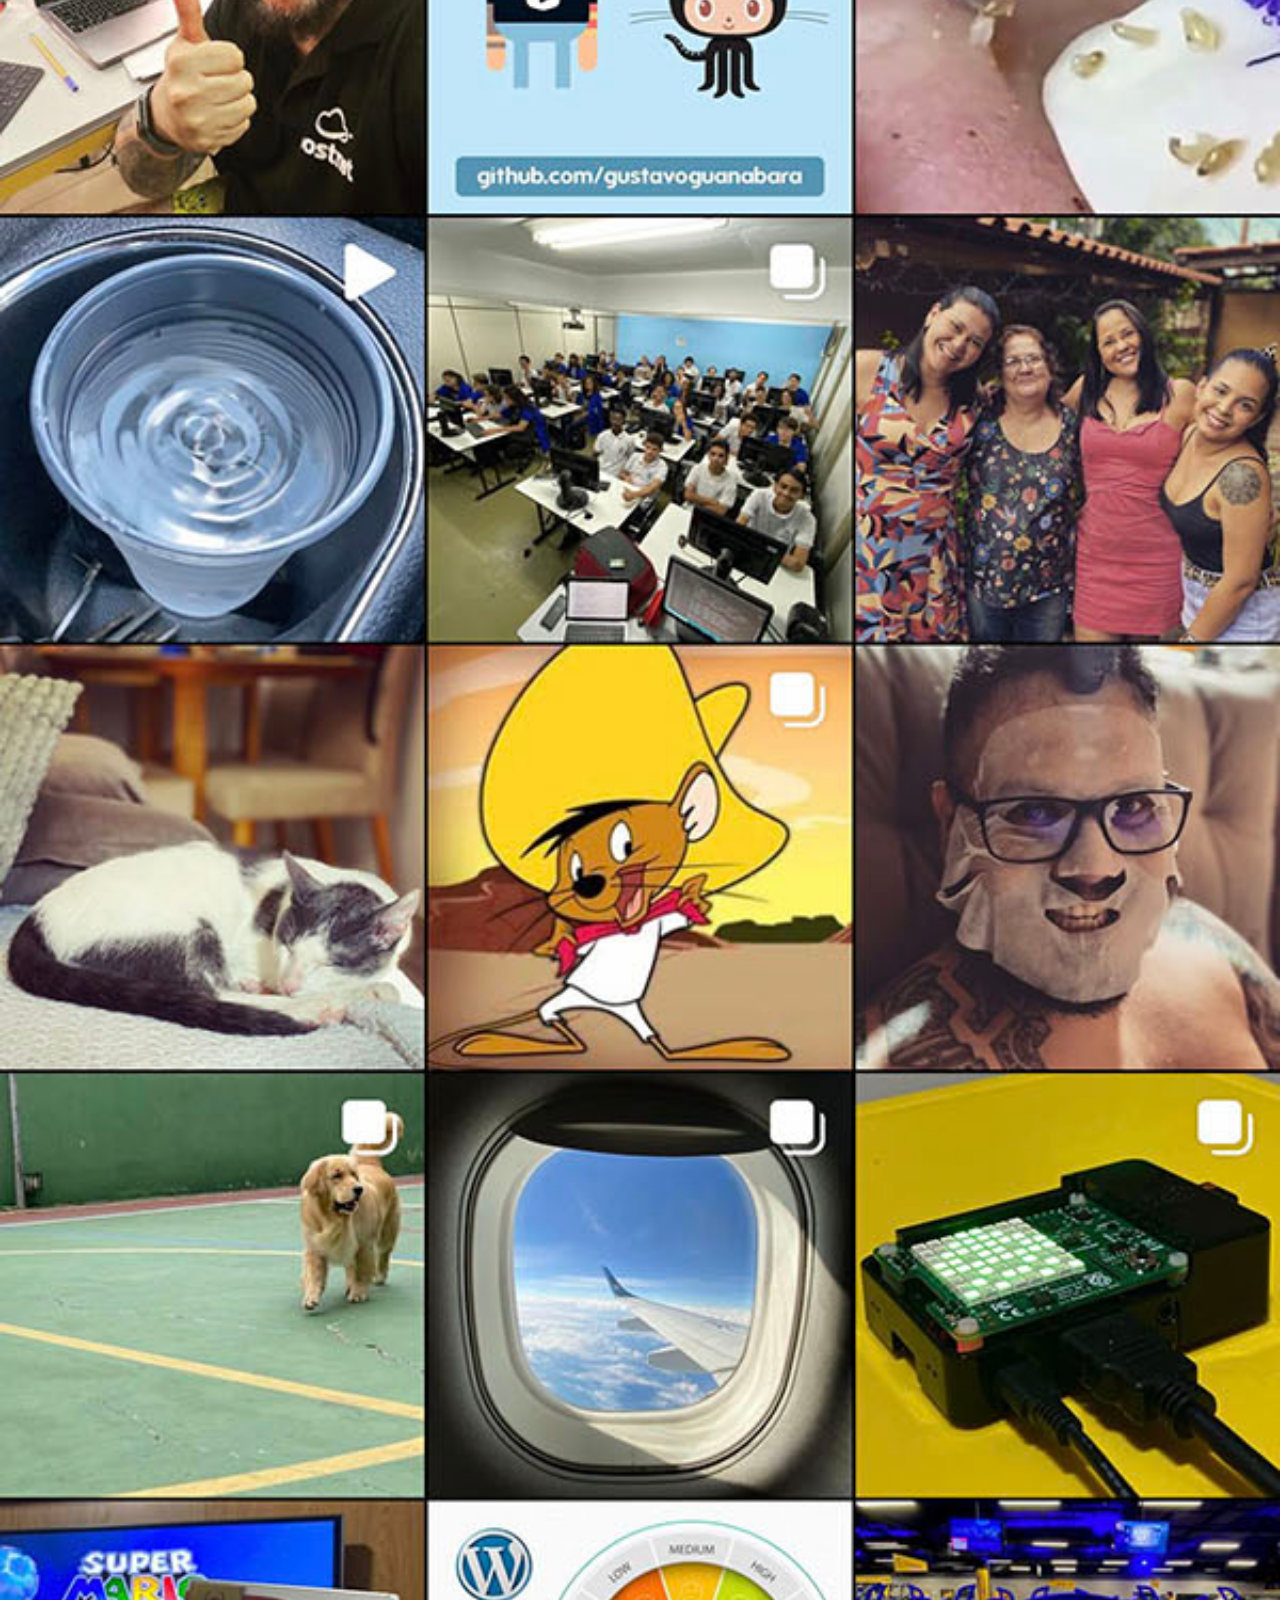
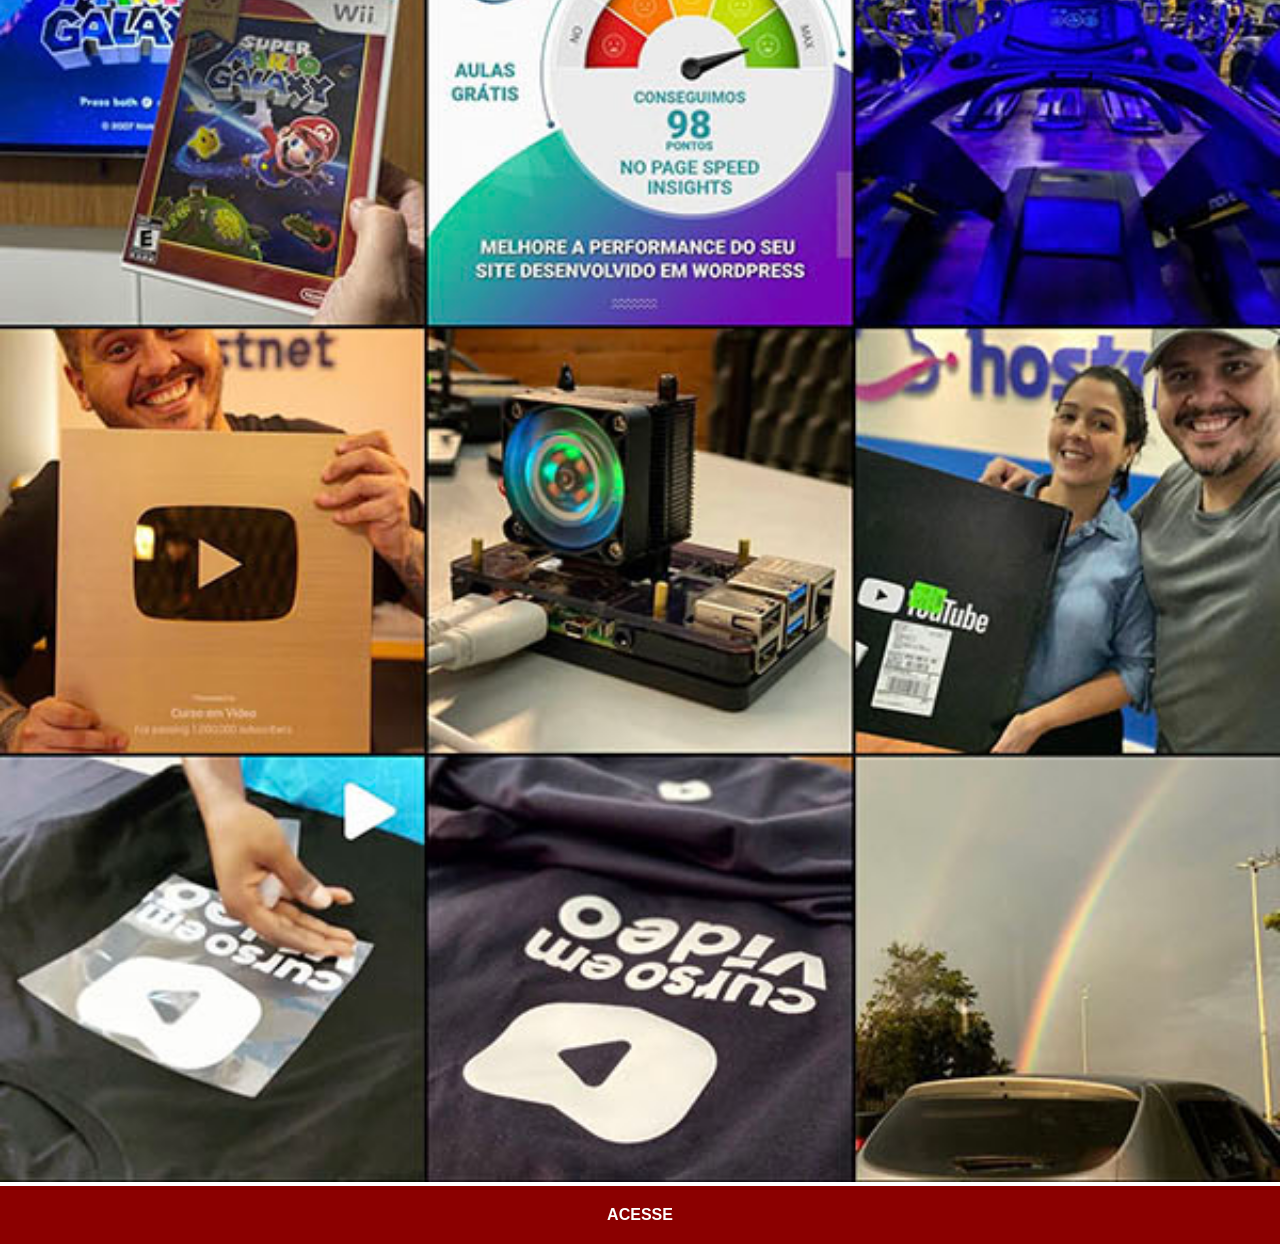
<file: instagram.html>
<!DOCTYPE html>
<html lang="pt-BR">
<head>
    <meta charset="UTF-8">
    <meta name="viewport" content="width=device-width, initial-scale=1.0">
    <title>Instagram</title>
    <link rel="stylesheet" href="./estilos/social.css">
</head>
<body>
    <img src="./pacote-d013/imagens/tela-instagram.jpg" alt="Instagram">
    <a href="https://www.instagram.com/gustavoguanabara/" target="_blank">ACESSE</a>
</body>
</html>
</file>
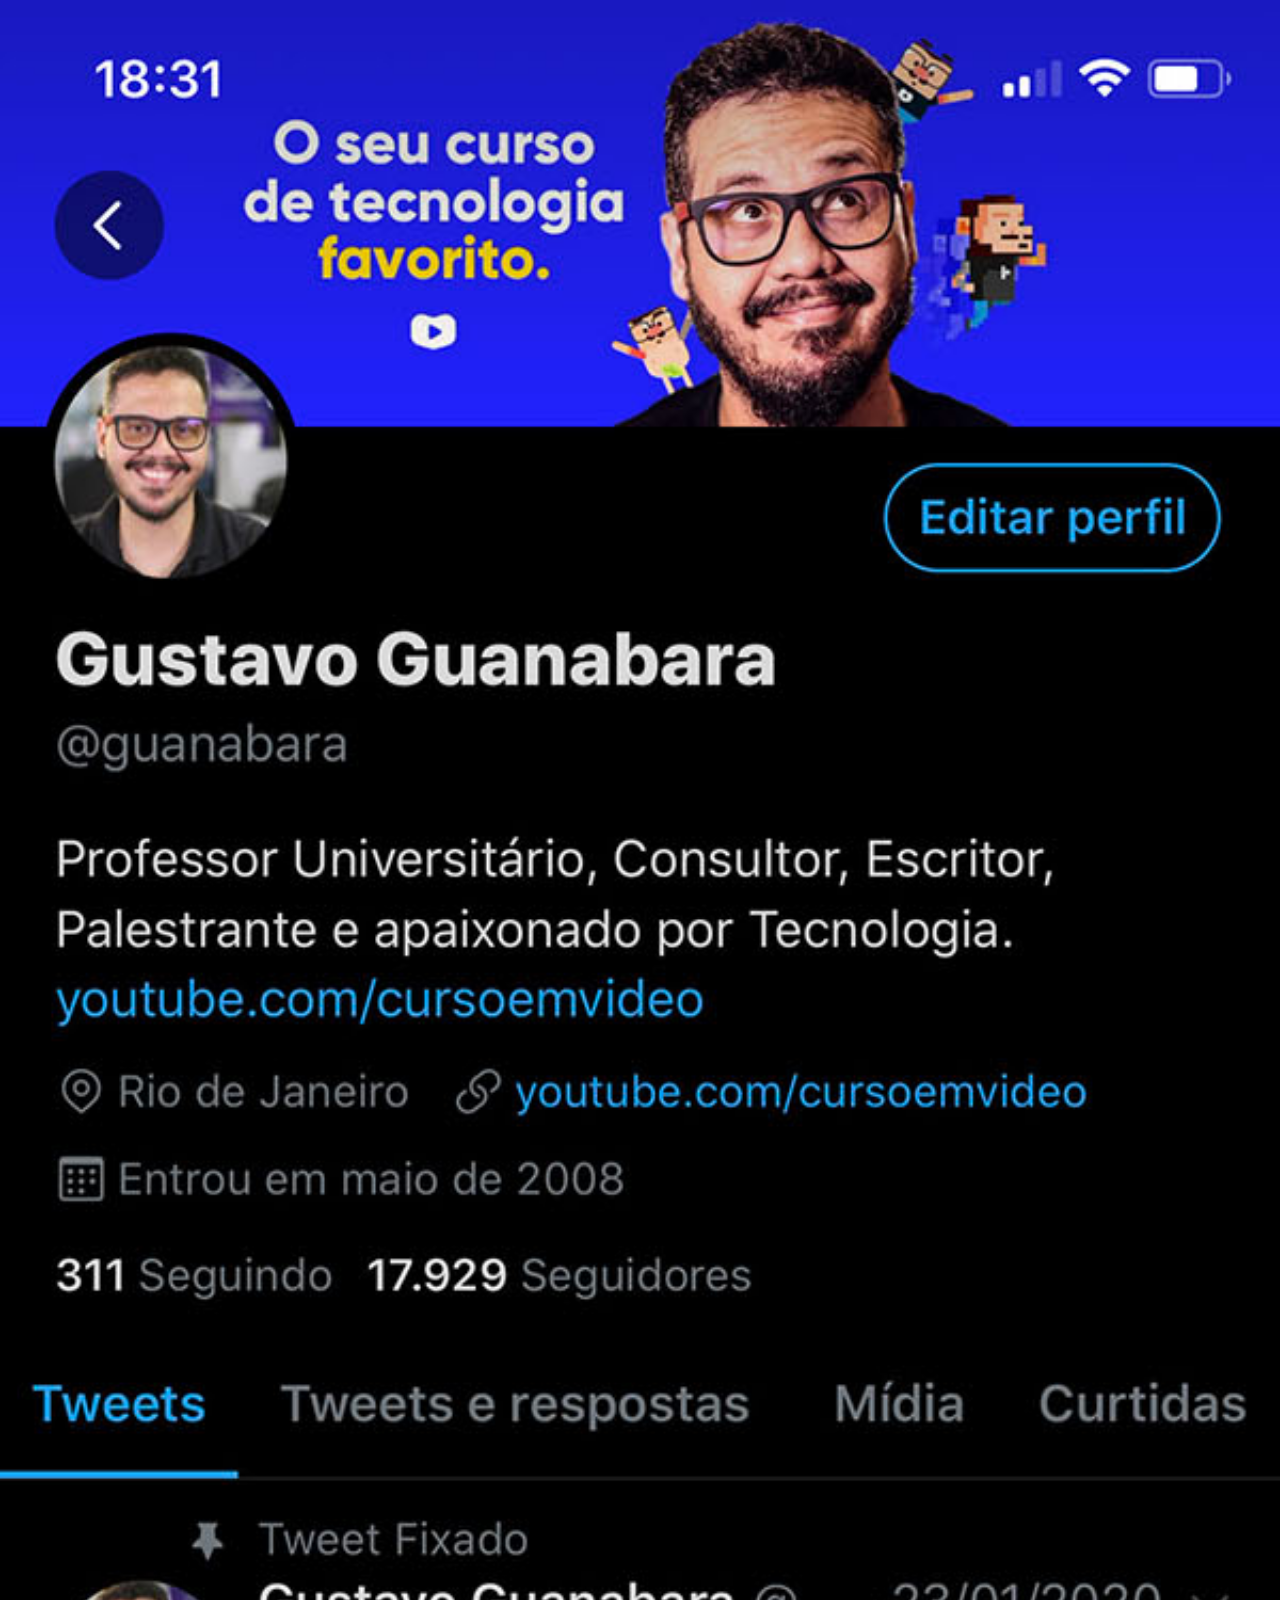
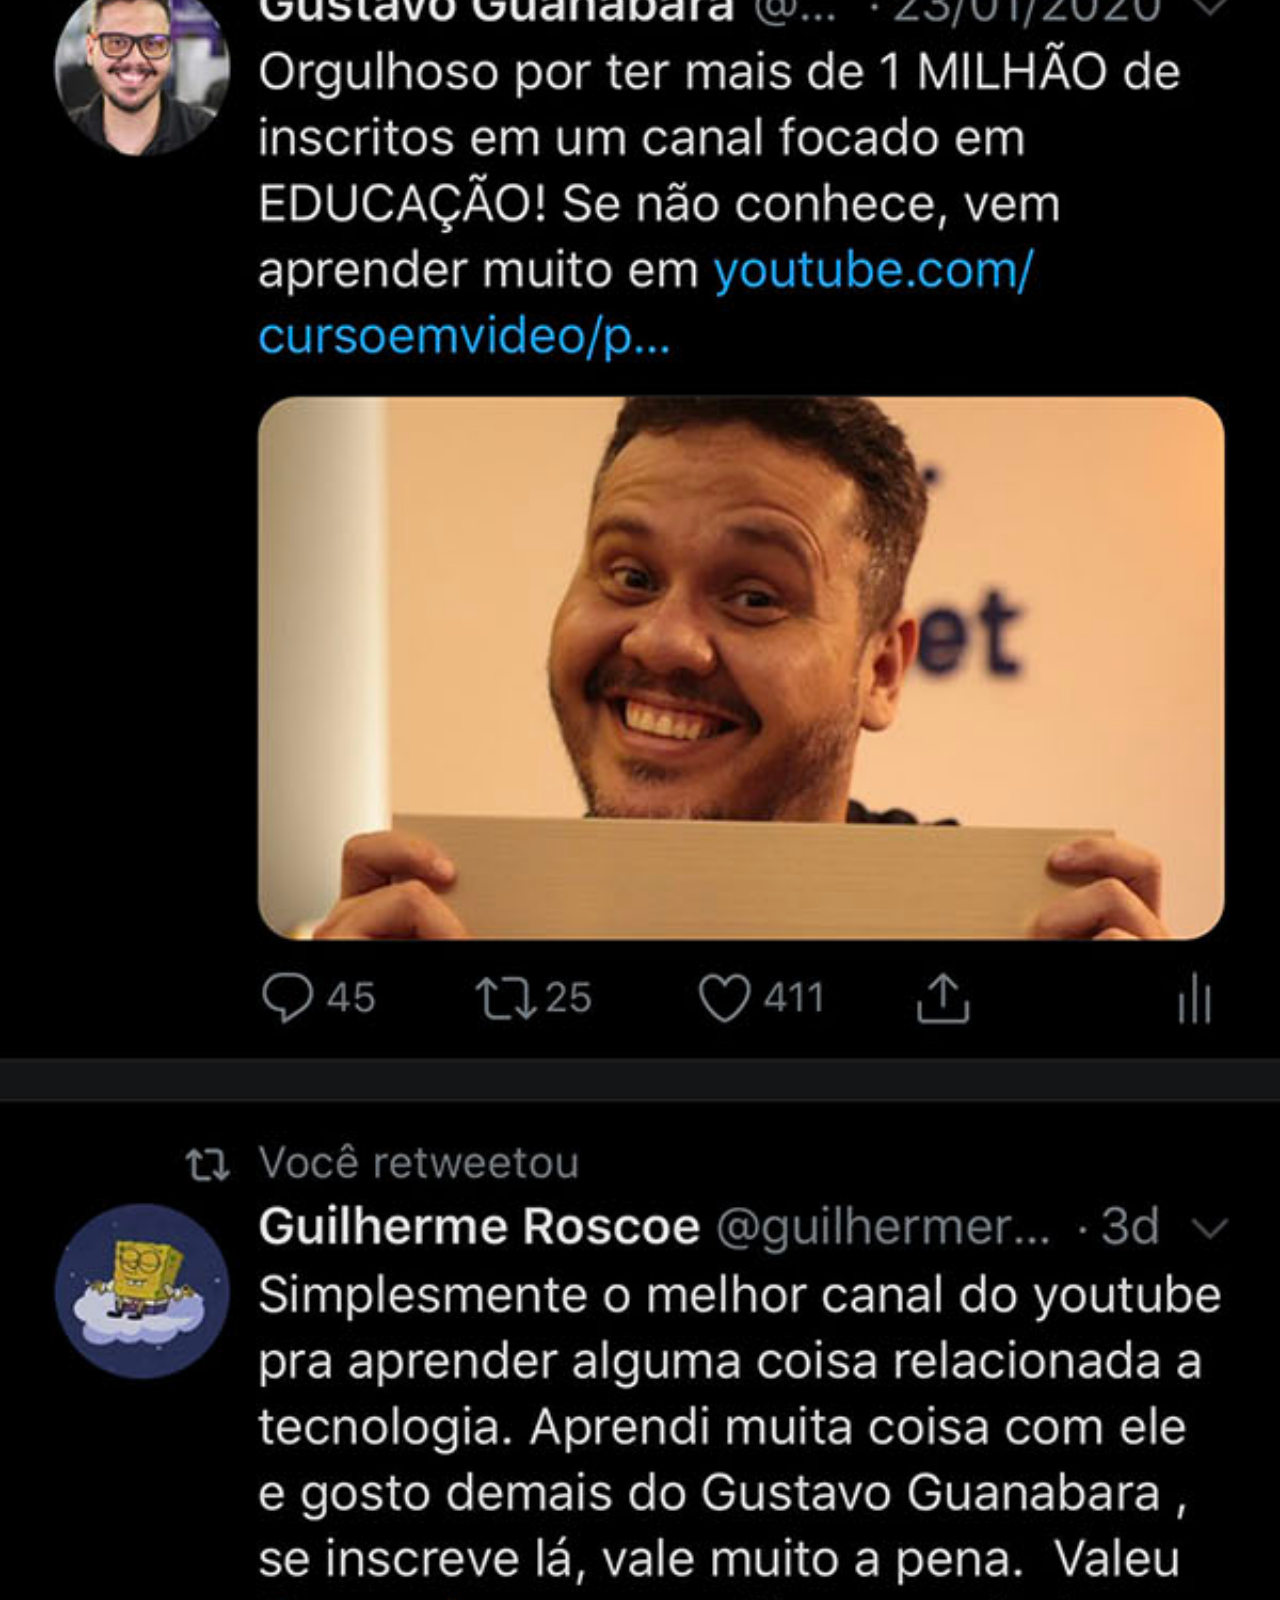
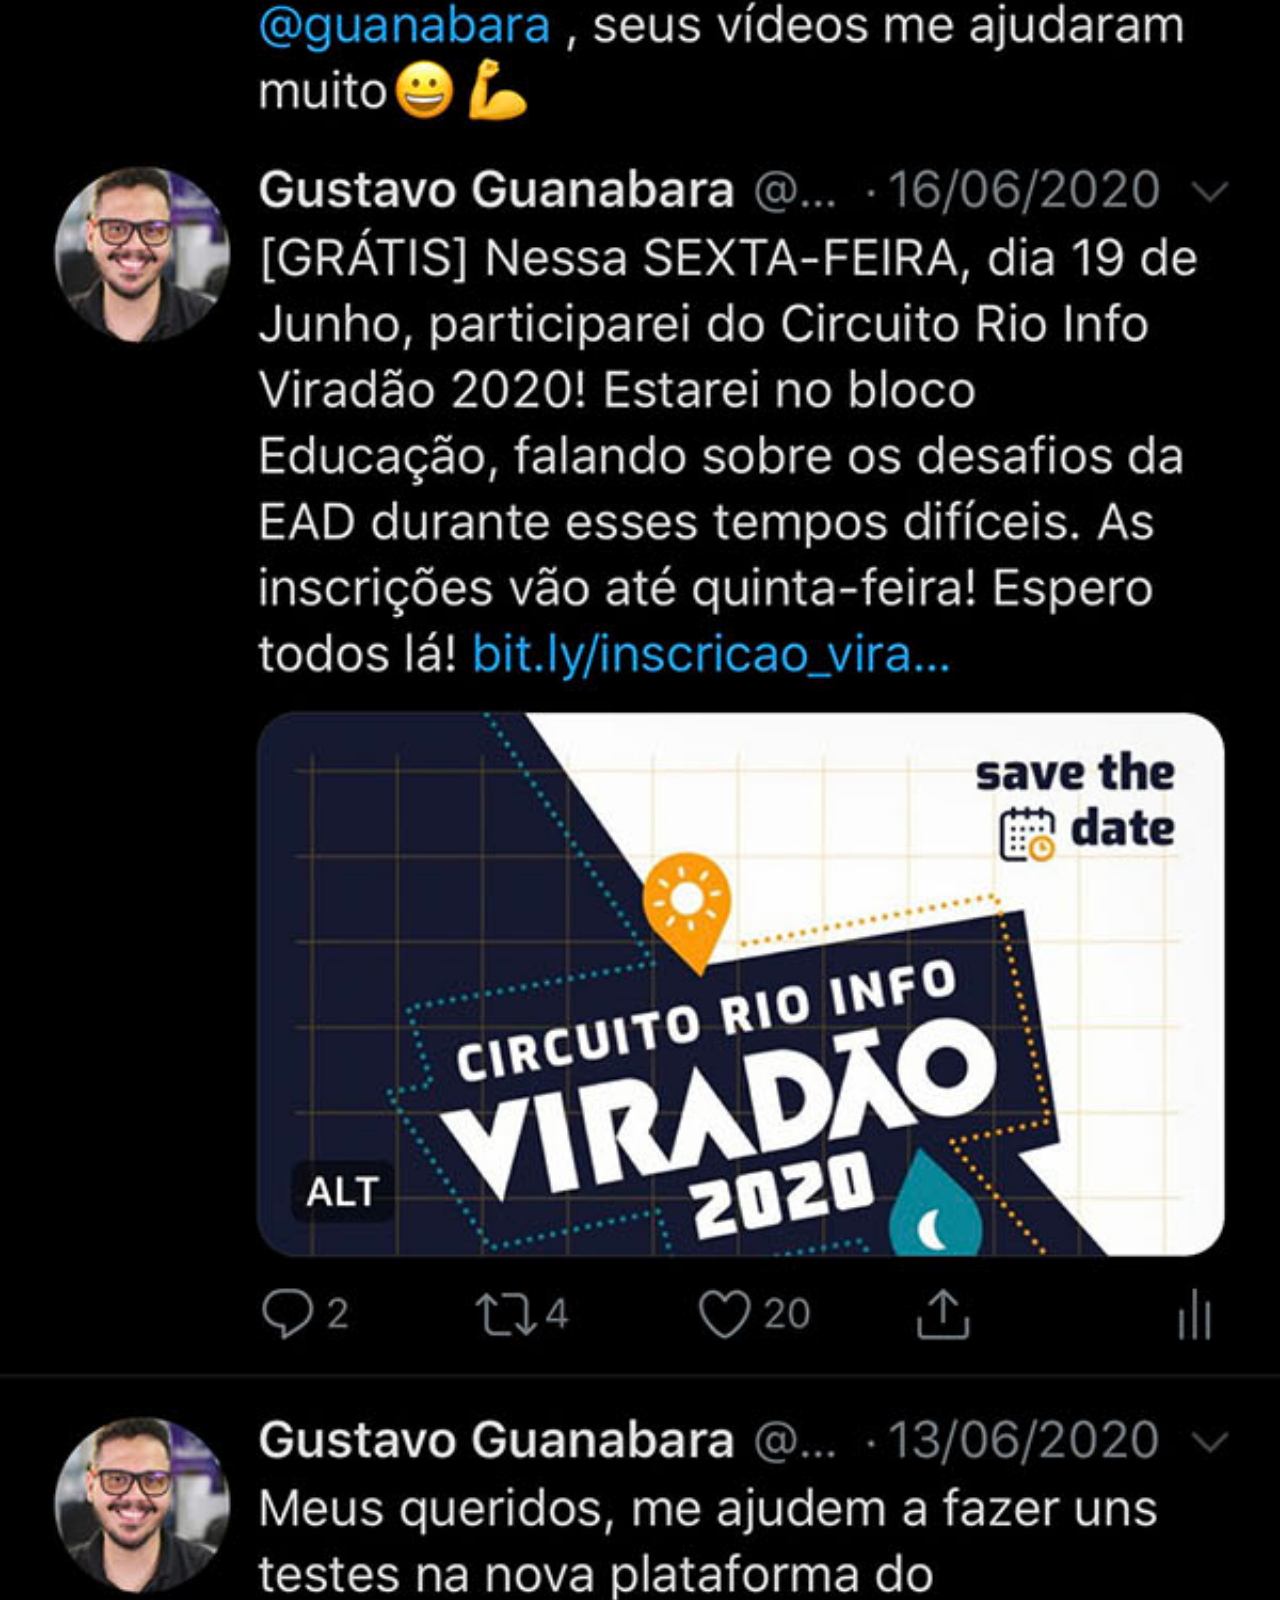
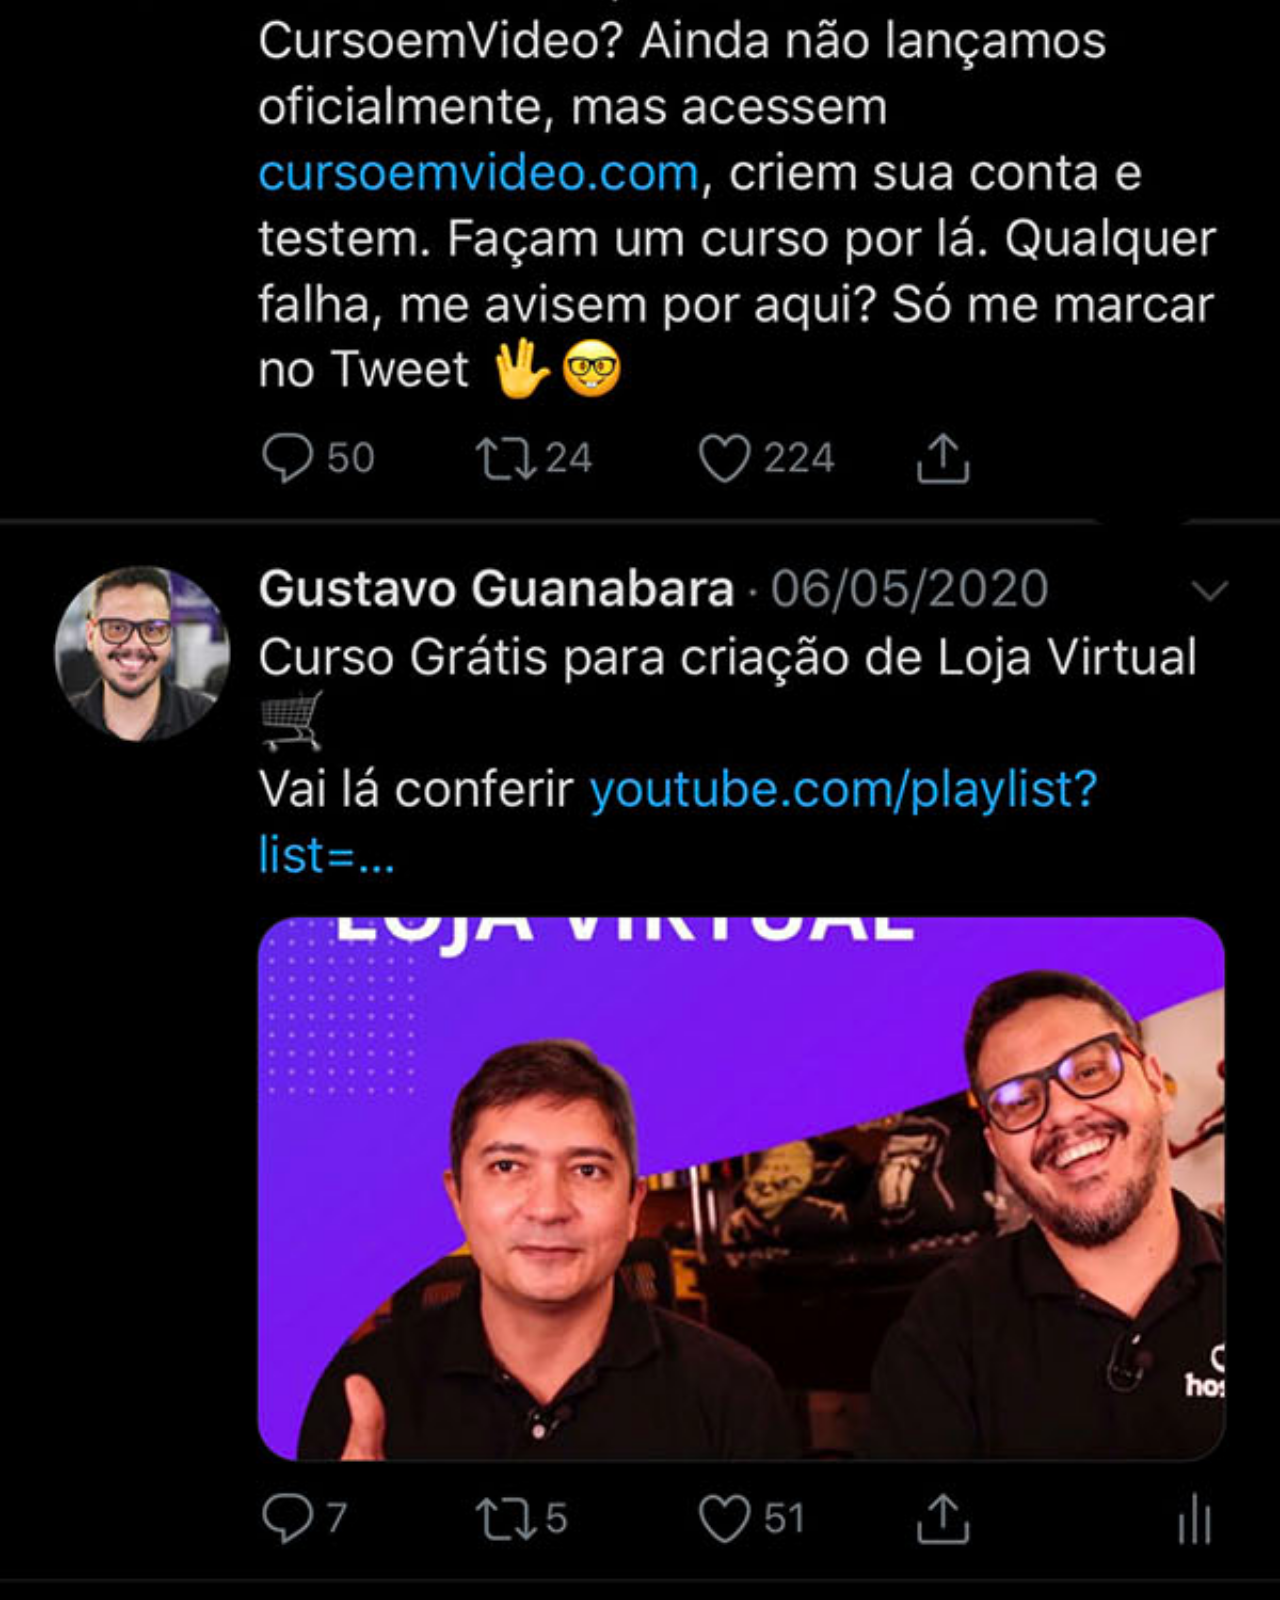
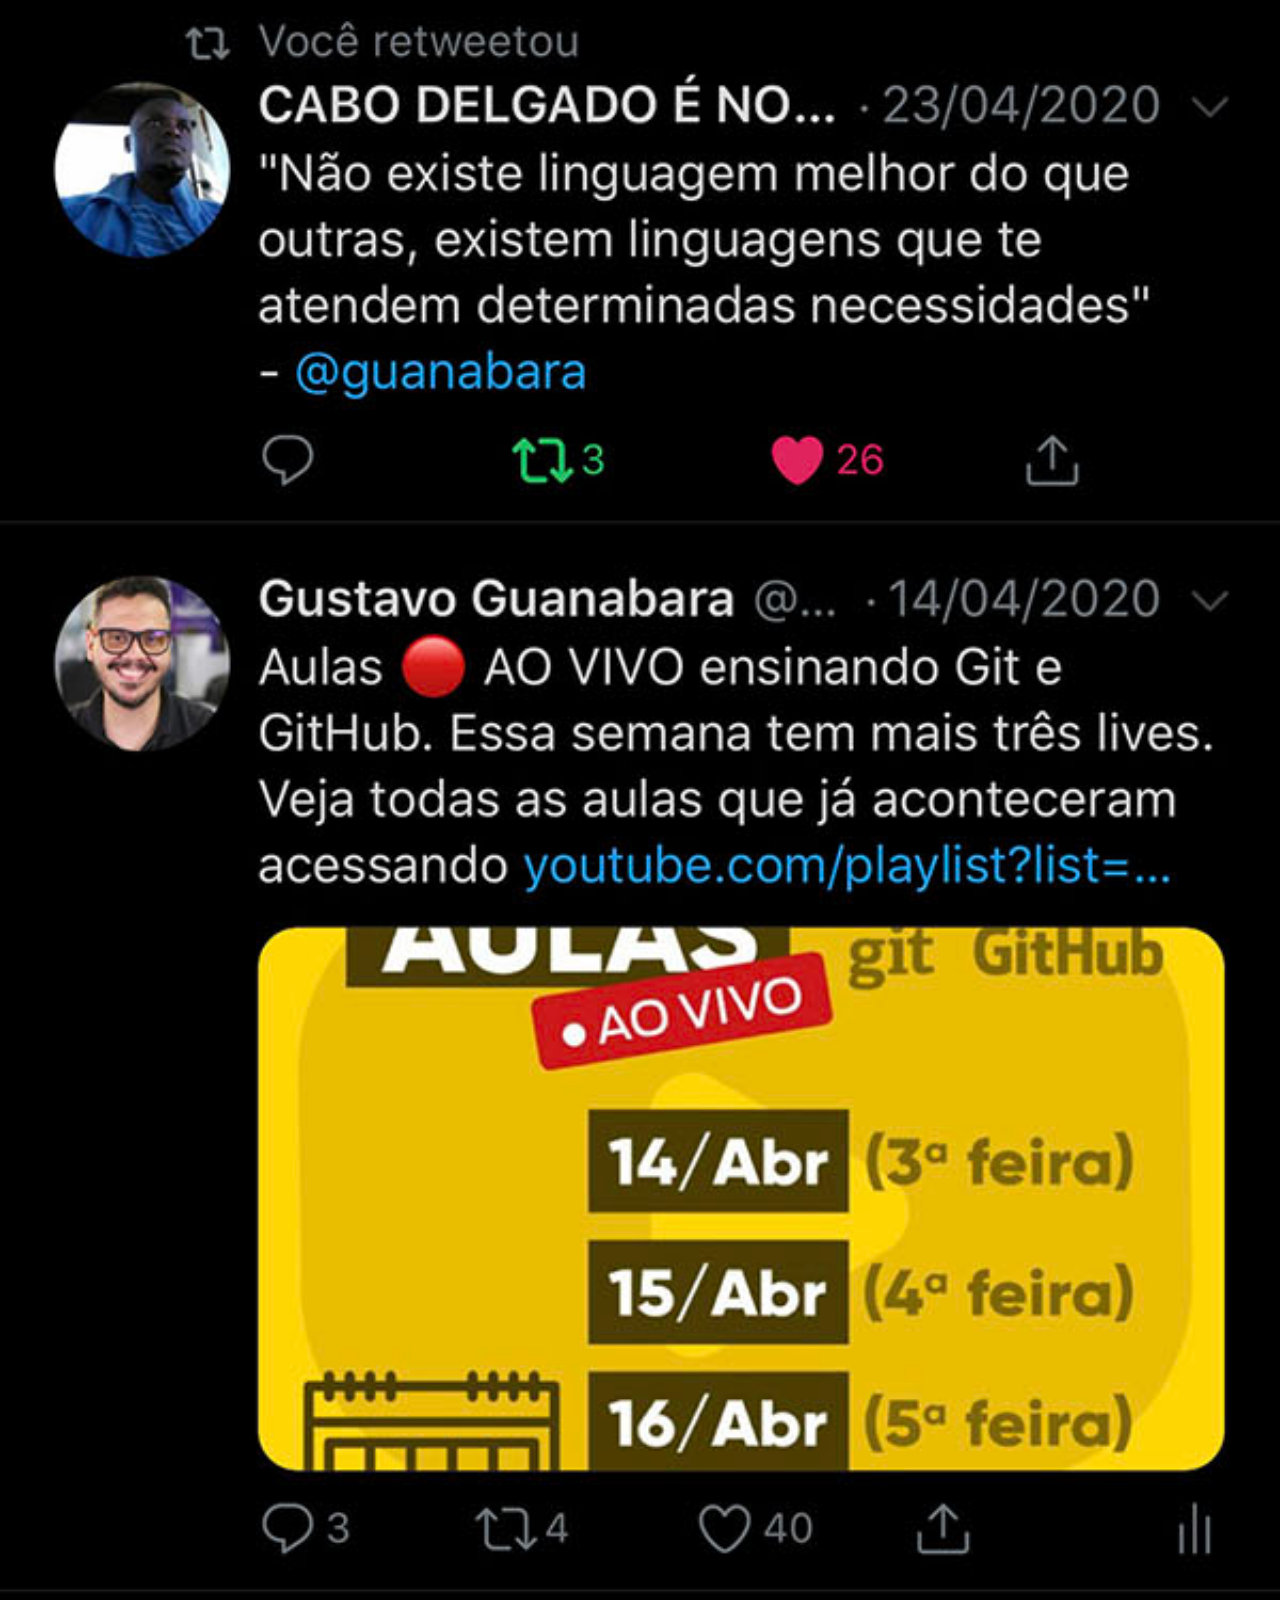
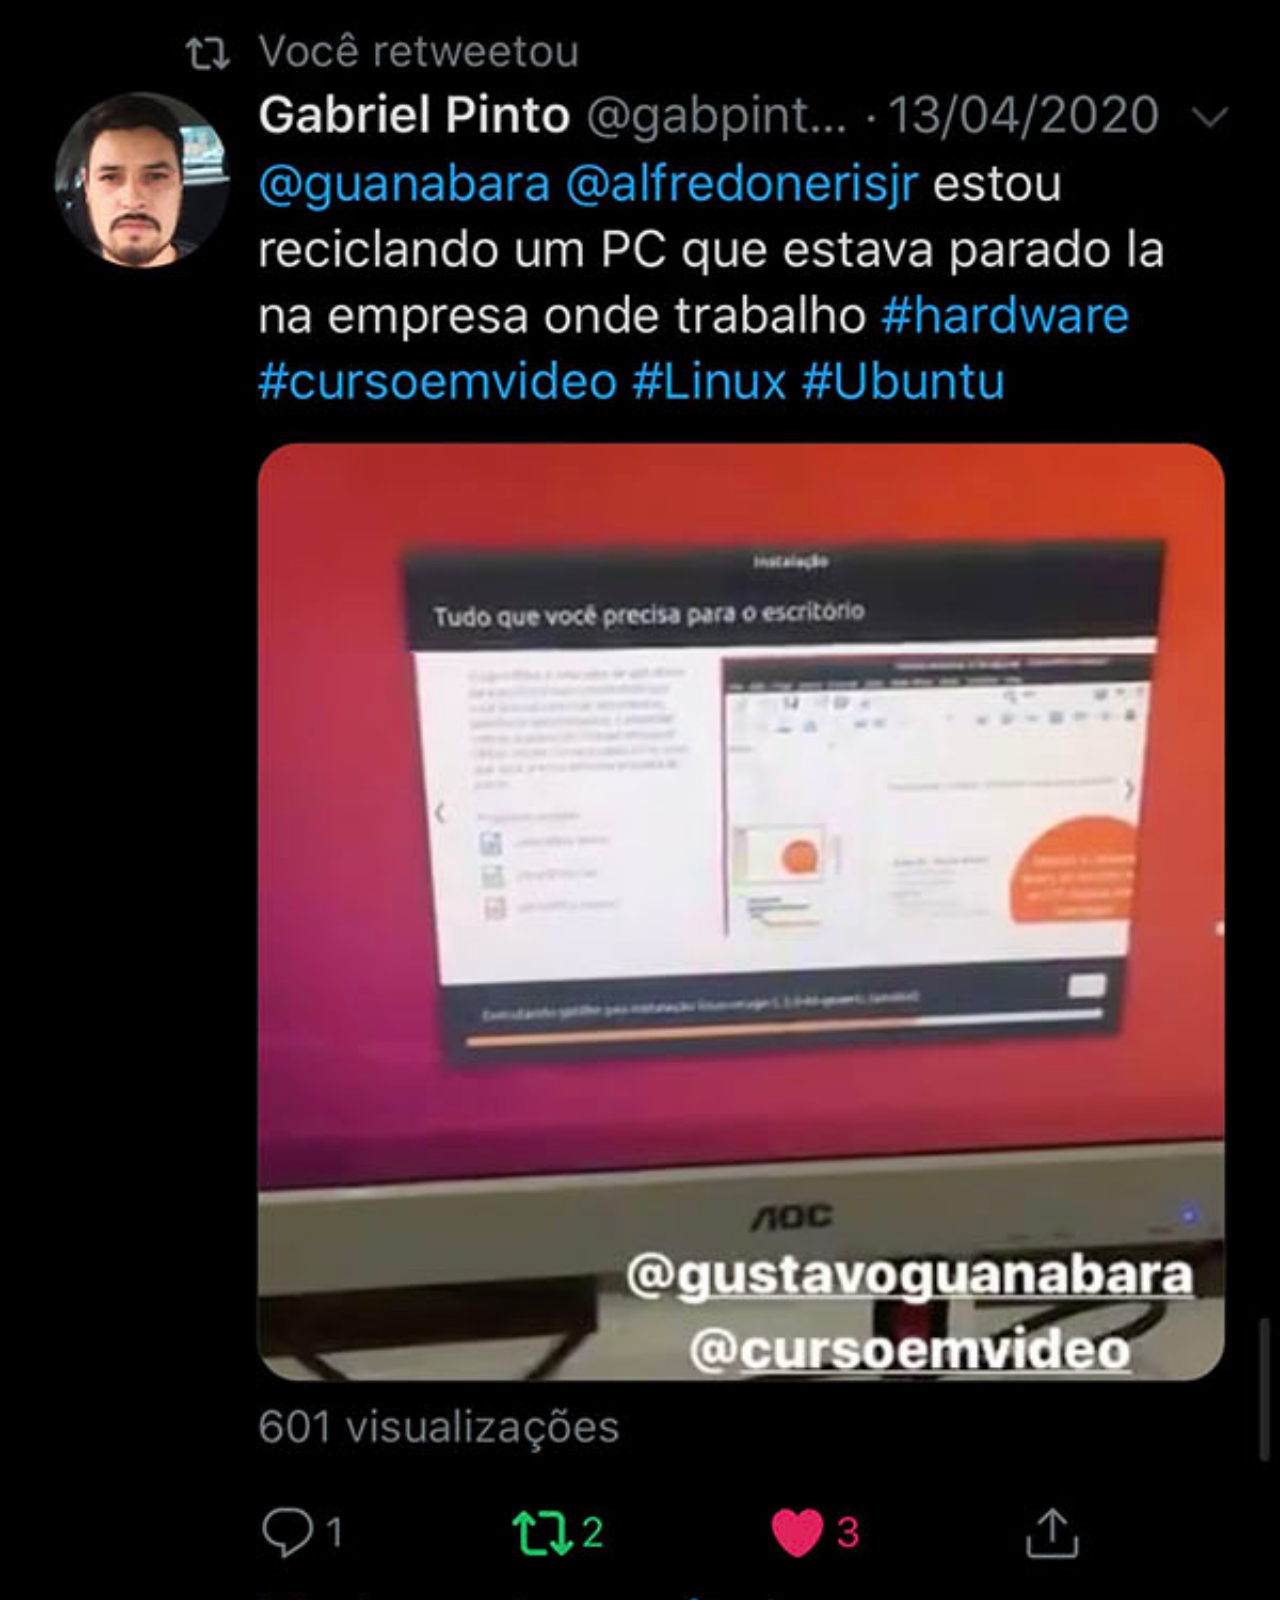
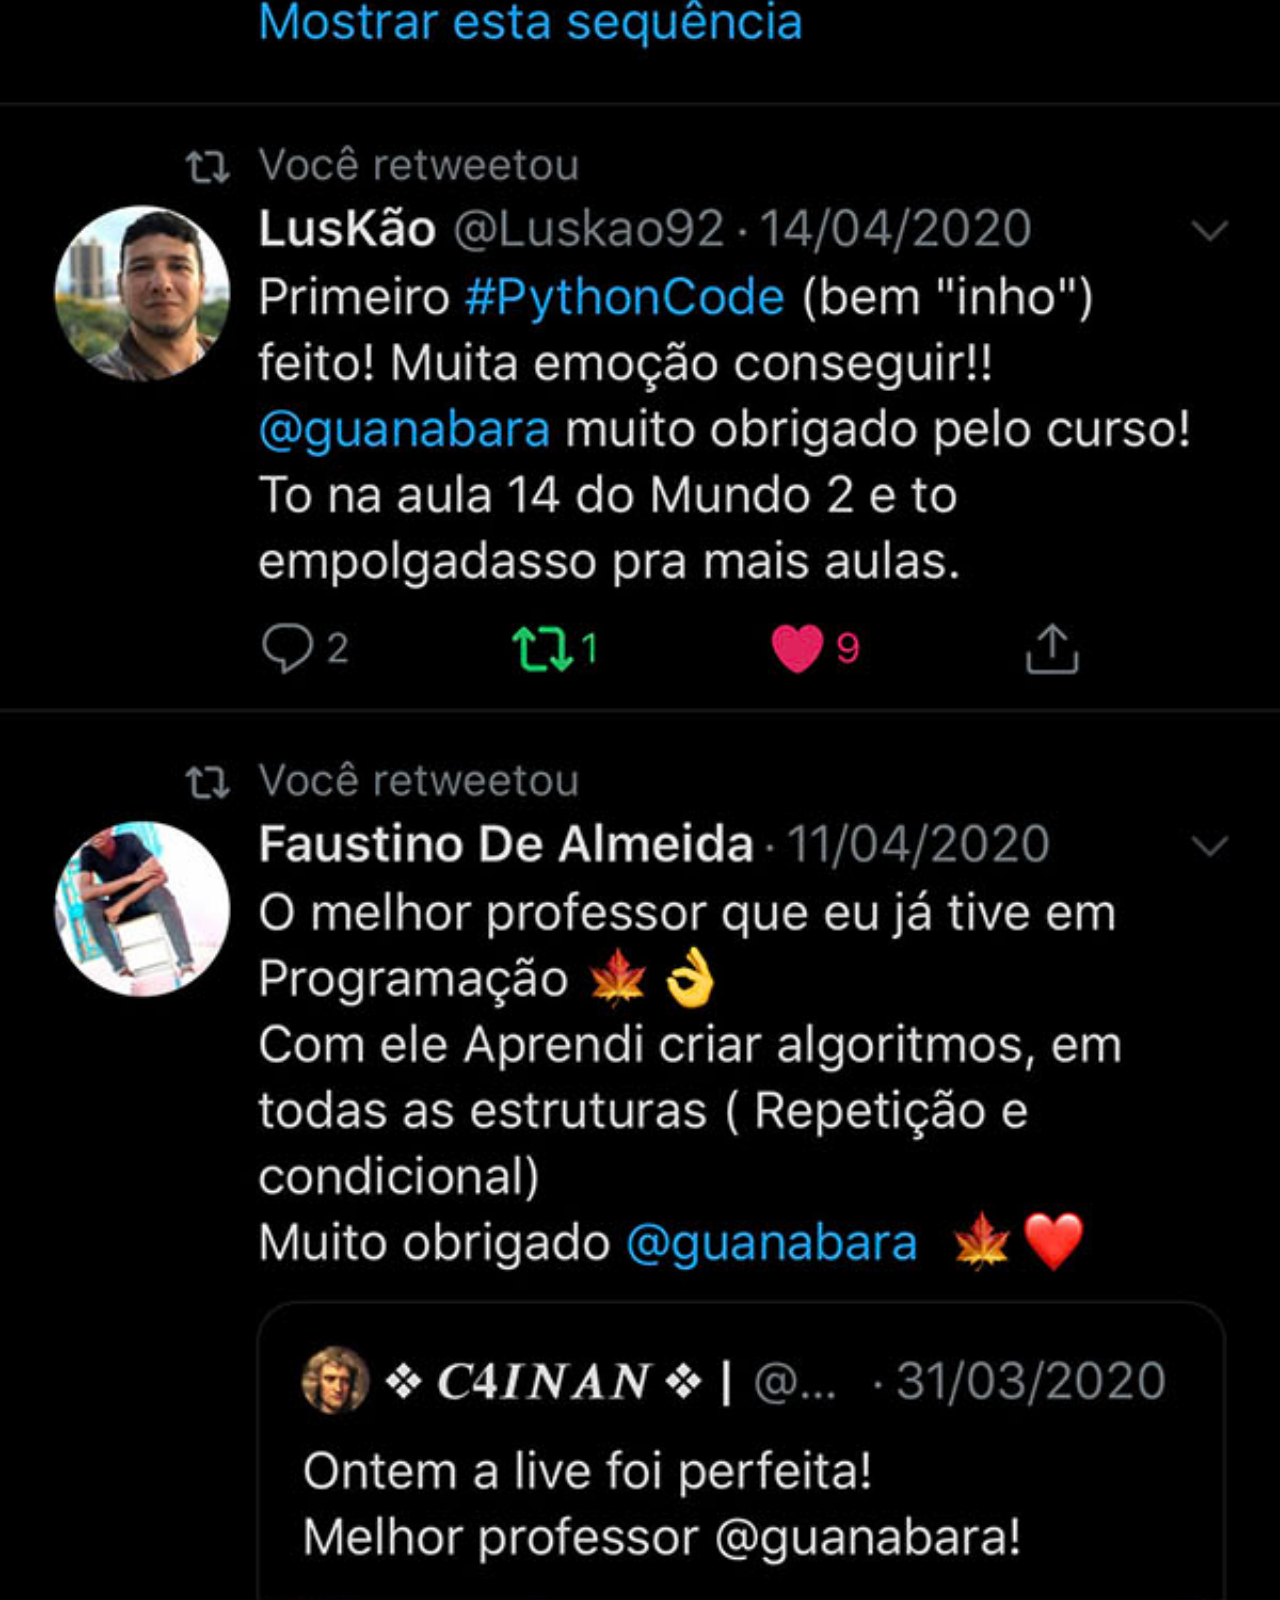
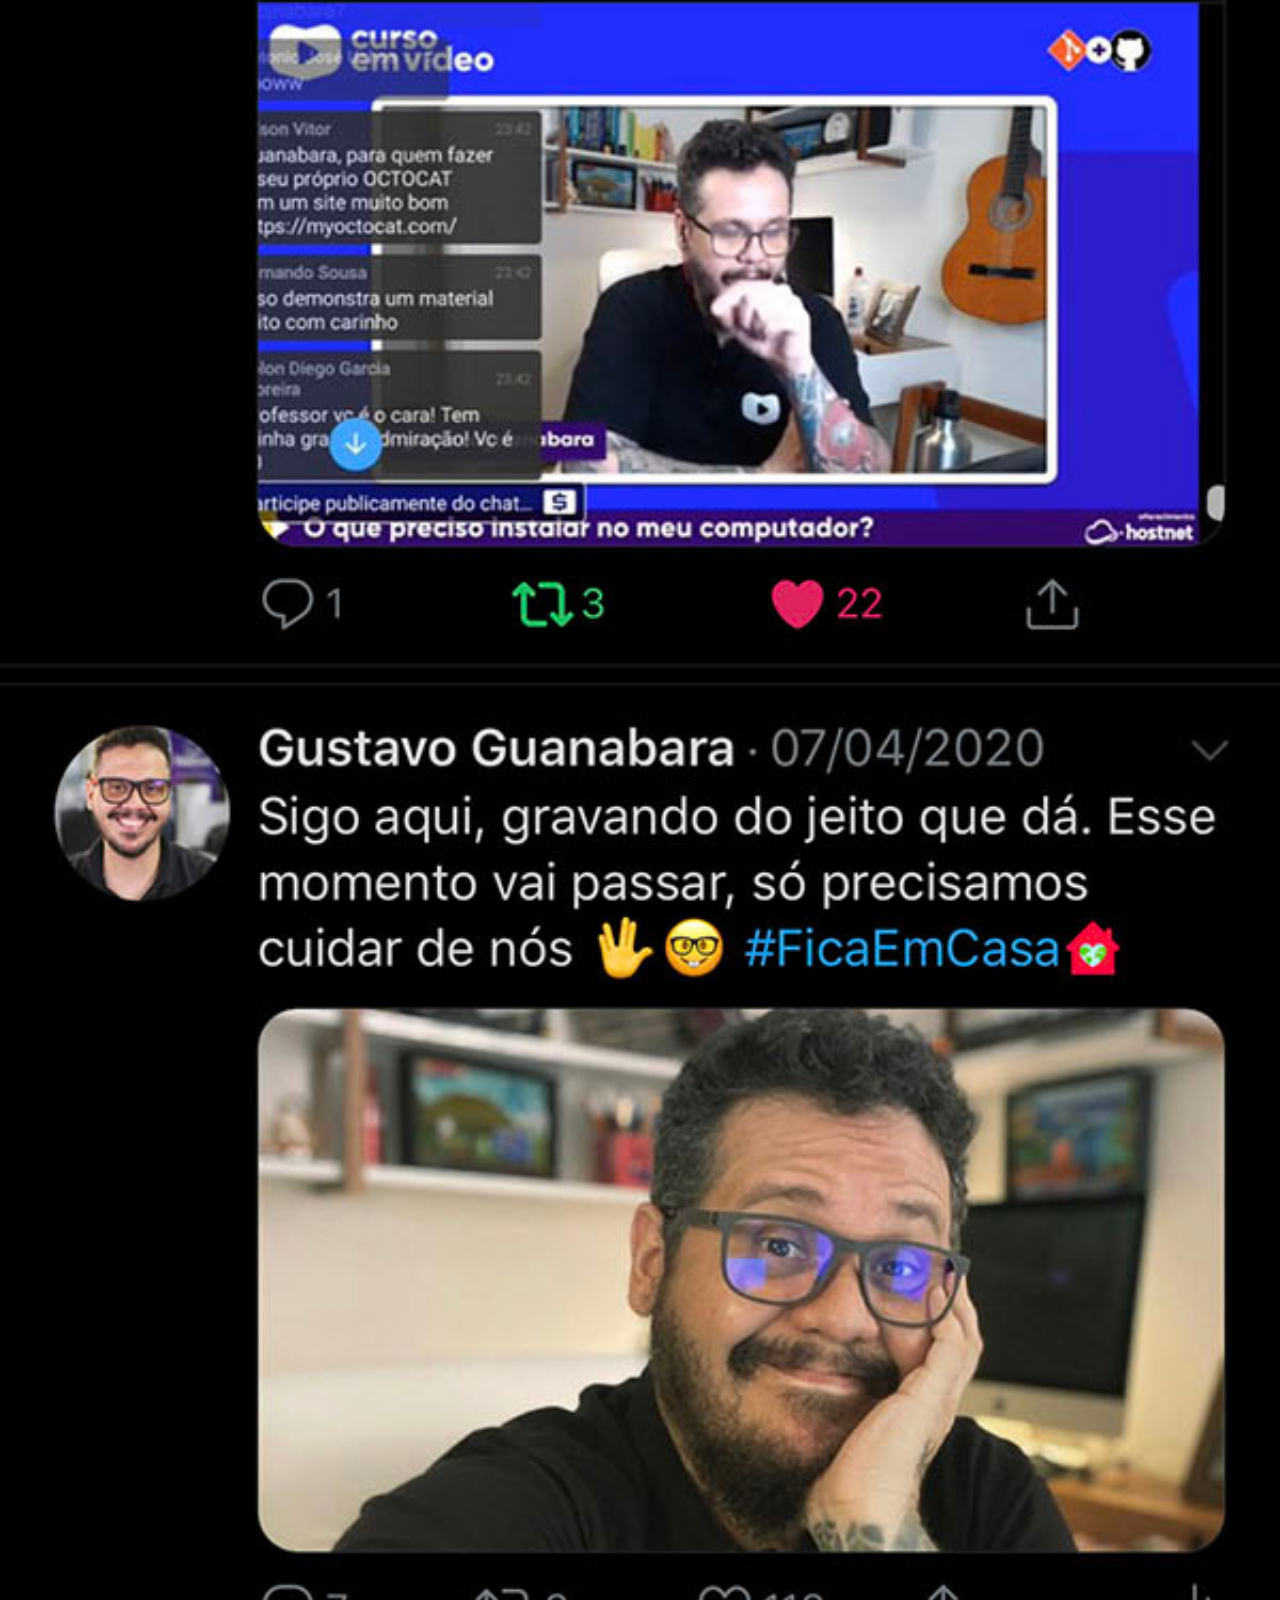
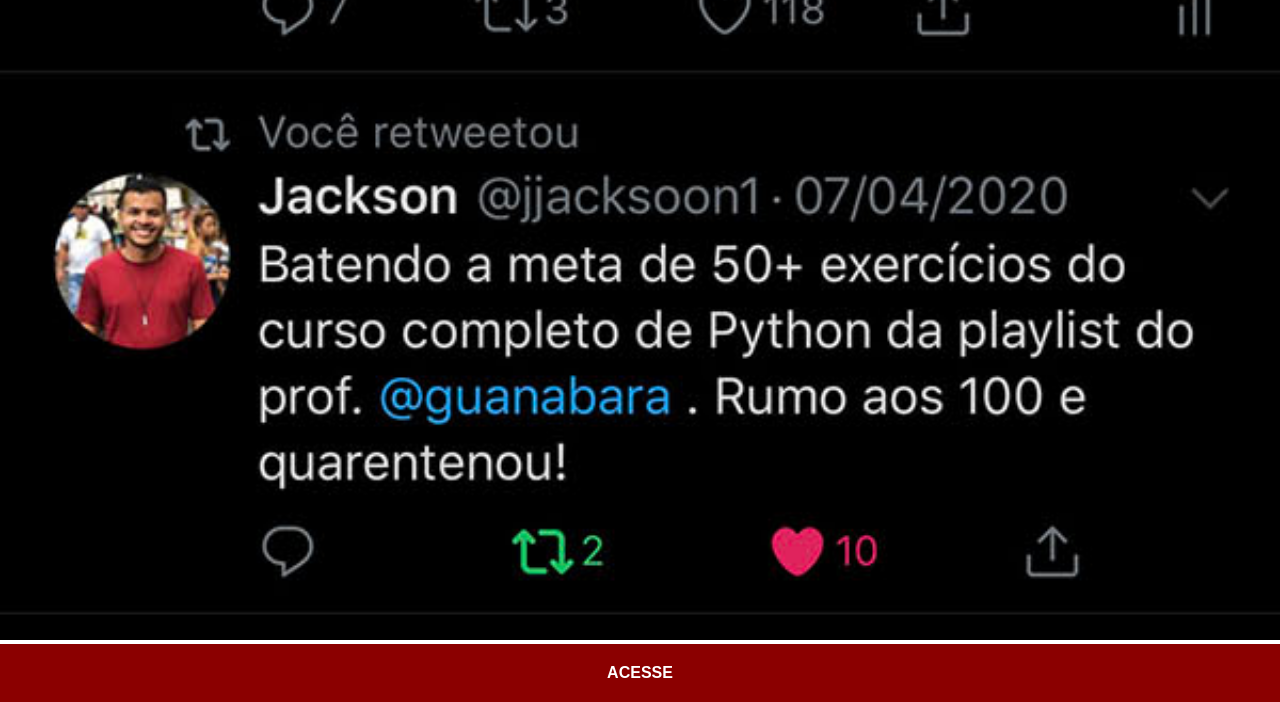
<file: twitter.html>
<!DOCTYPE html>
<html lang="pt-br">
<head>
    <meta charset="UTF-8">
    <meta name="viewport" content="width=device-width, initial-scale=1.0">
    <title>Twitter</title>
    <link rel="stylesheet" href="./estilos/social.css">
</head>
<body>
    <img src="./pacote-d013/imagens/tela-twitter.jpg" alt="Twitter">
    <a href="https://x.com/" target="_blank">ACESSE</a>
</body>
</html>
</file>
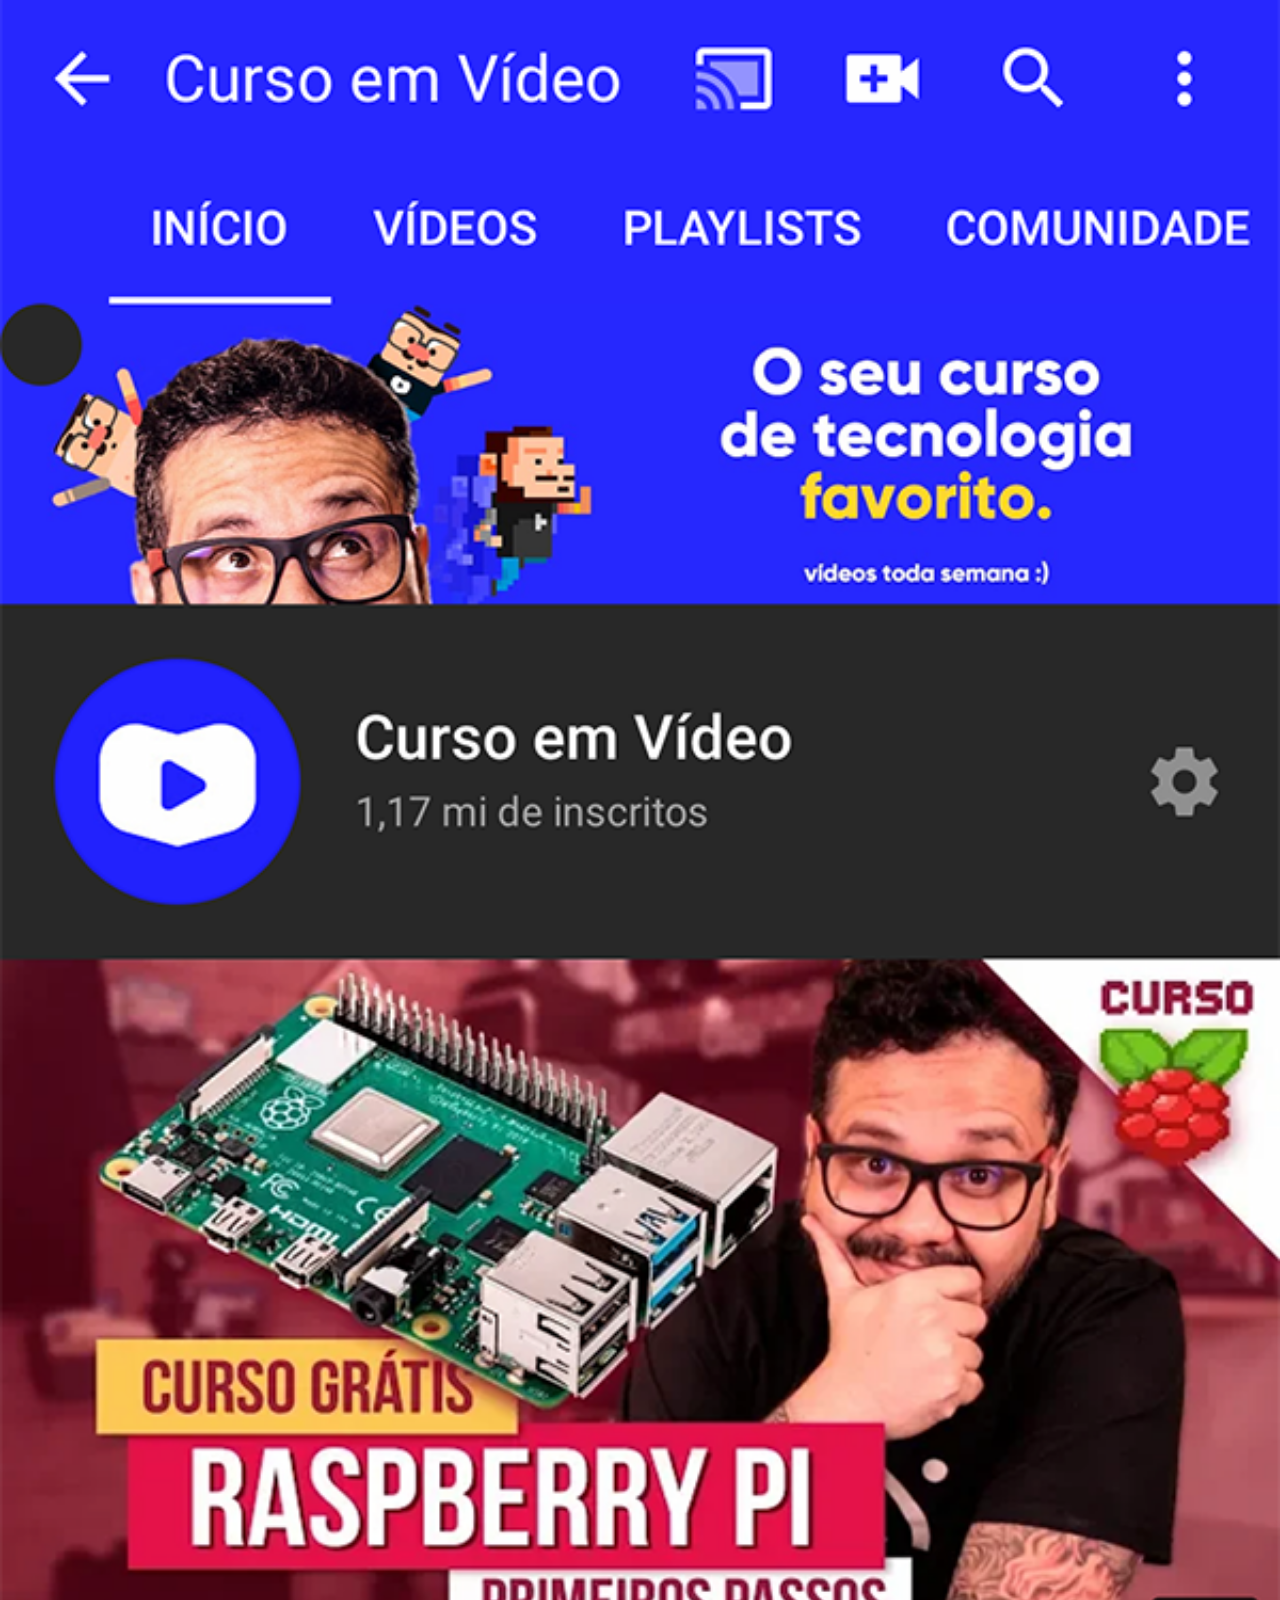
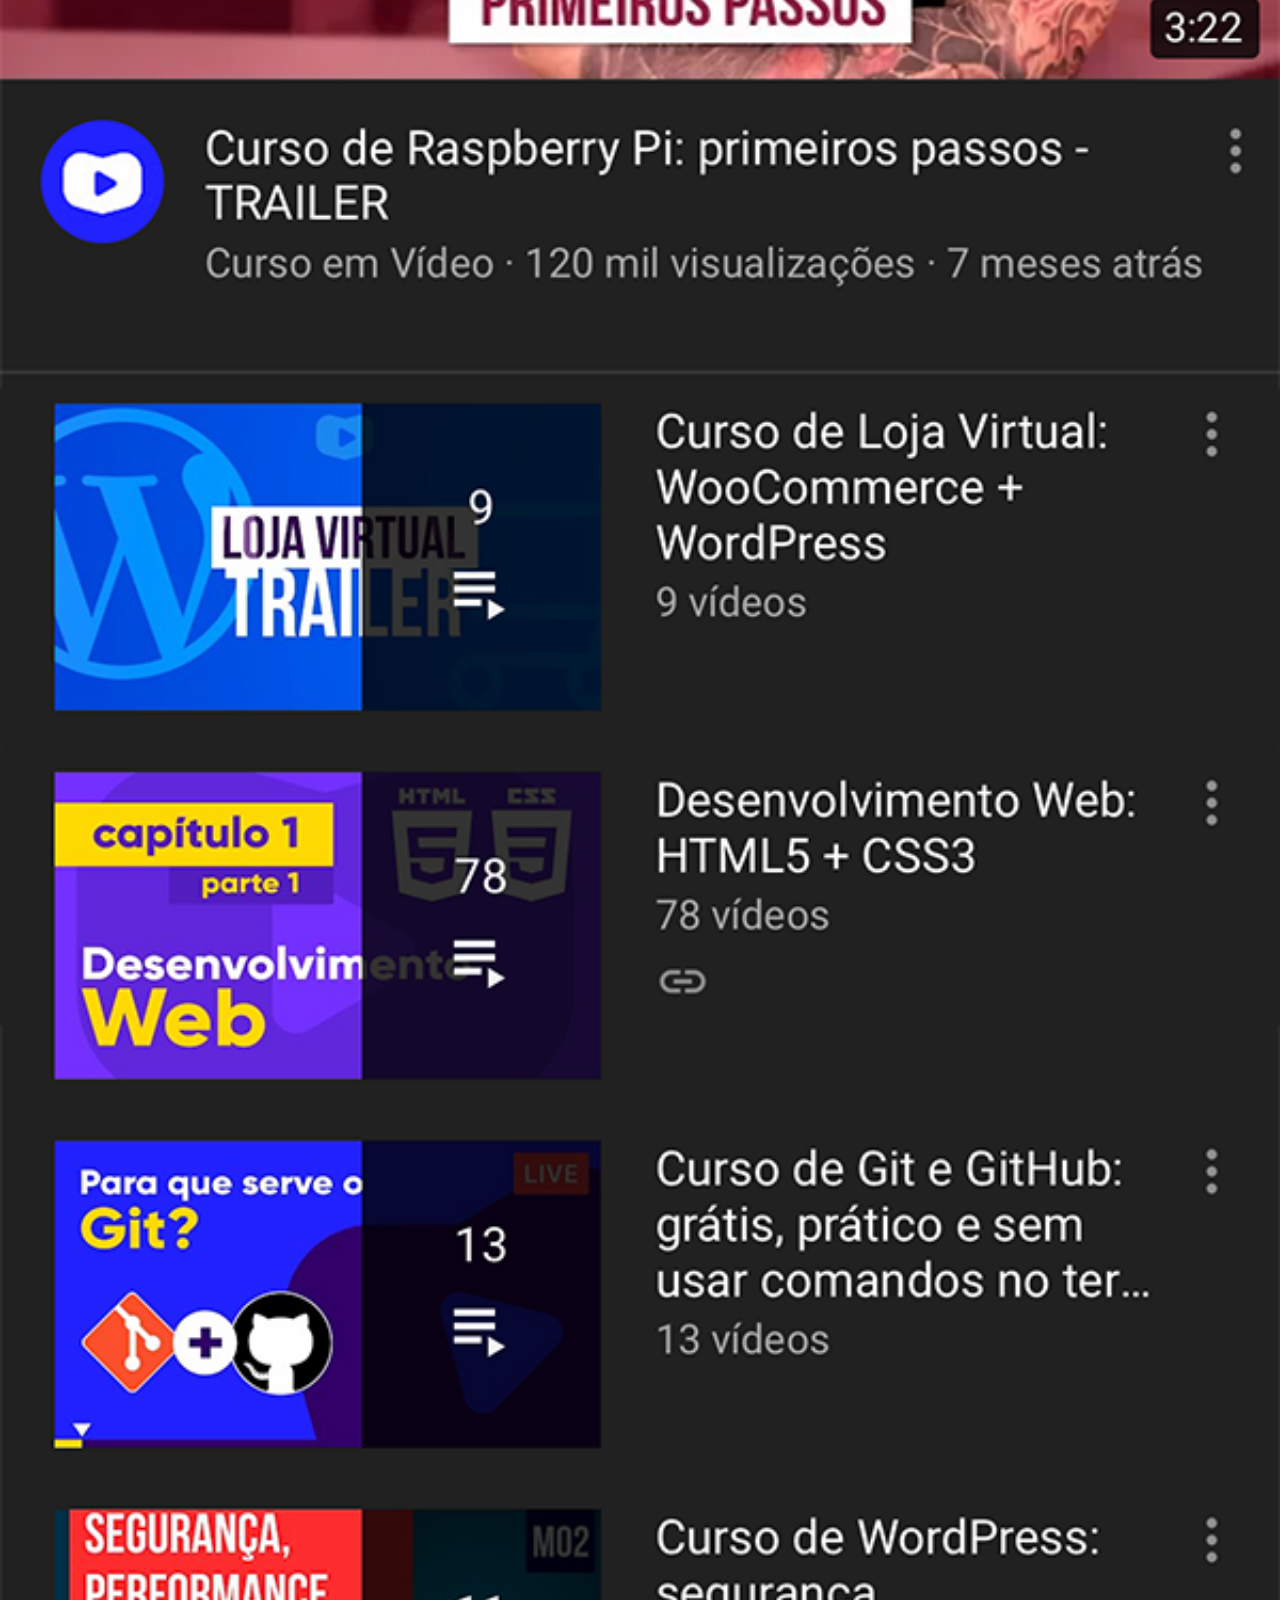
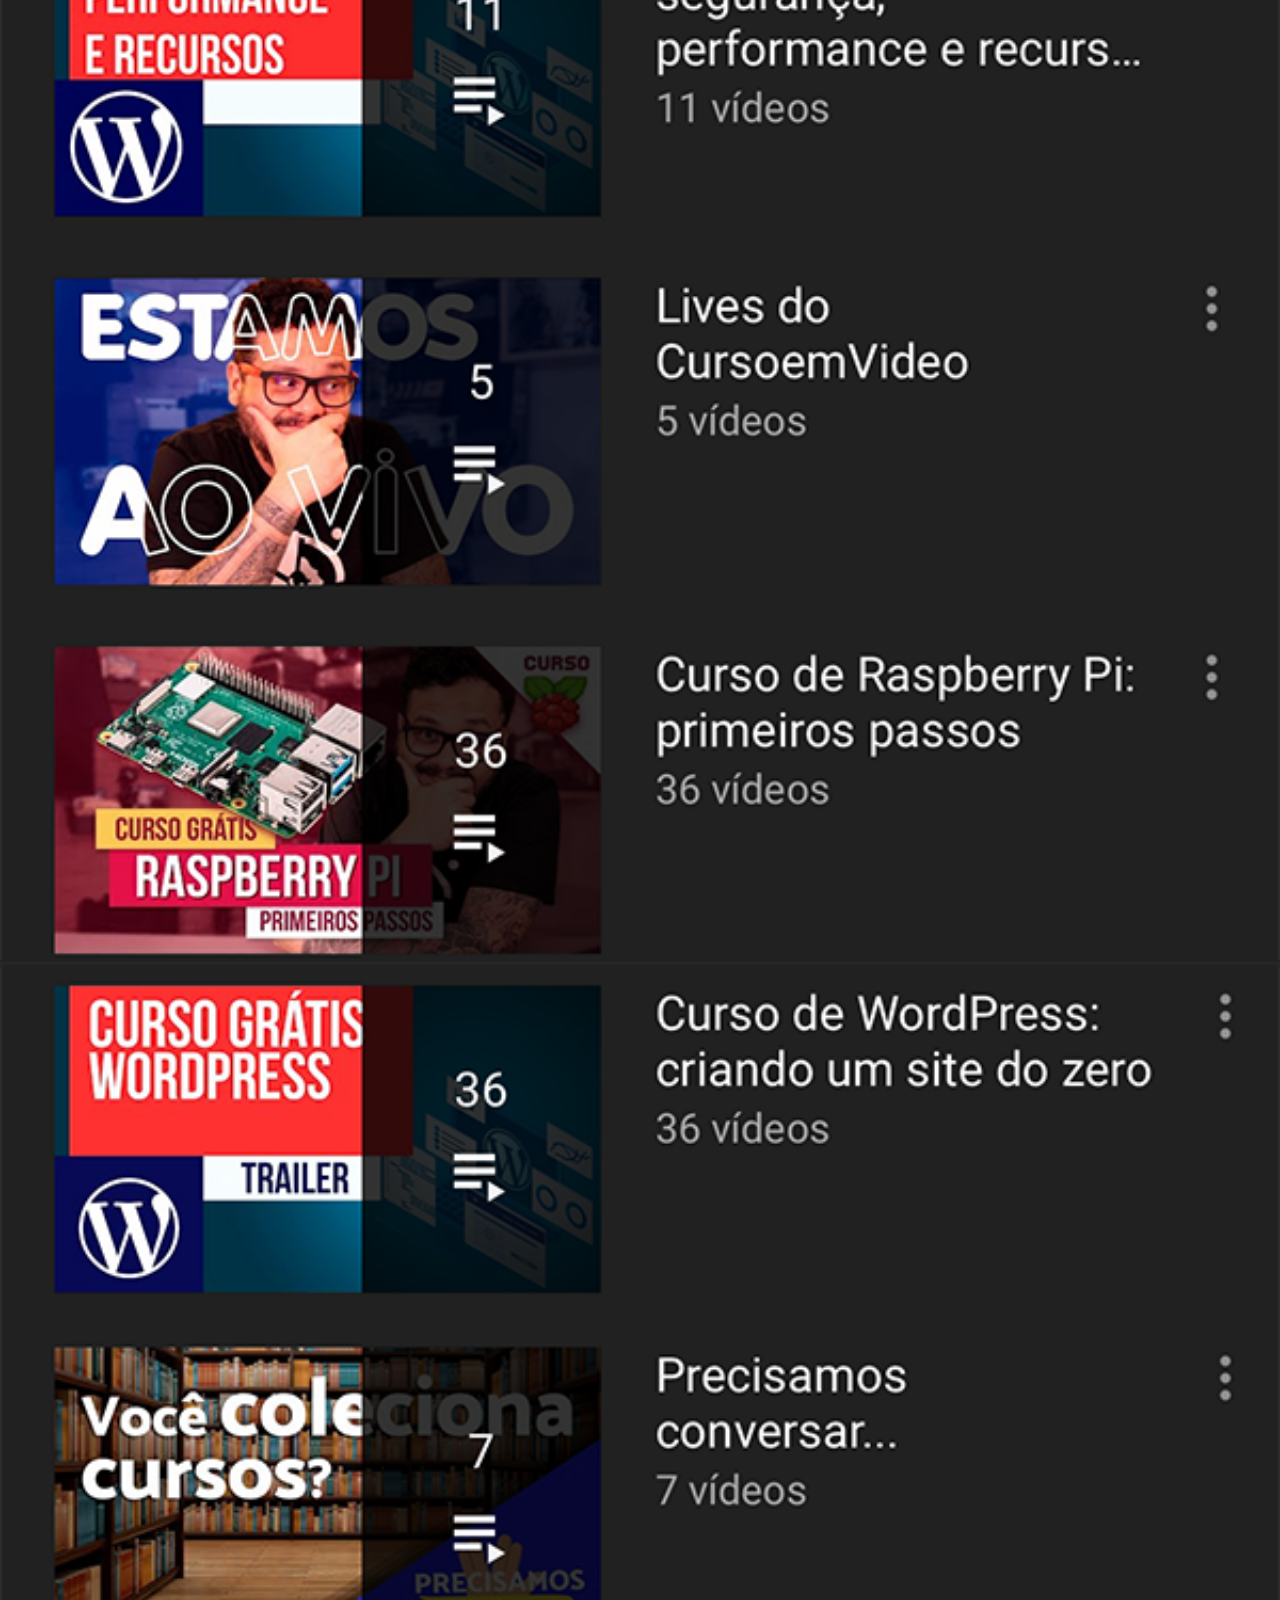
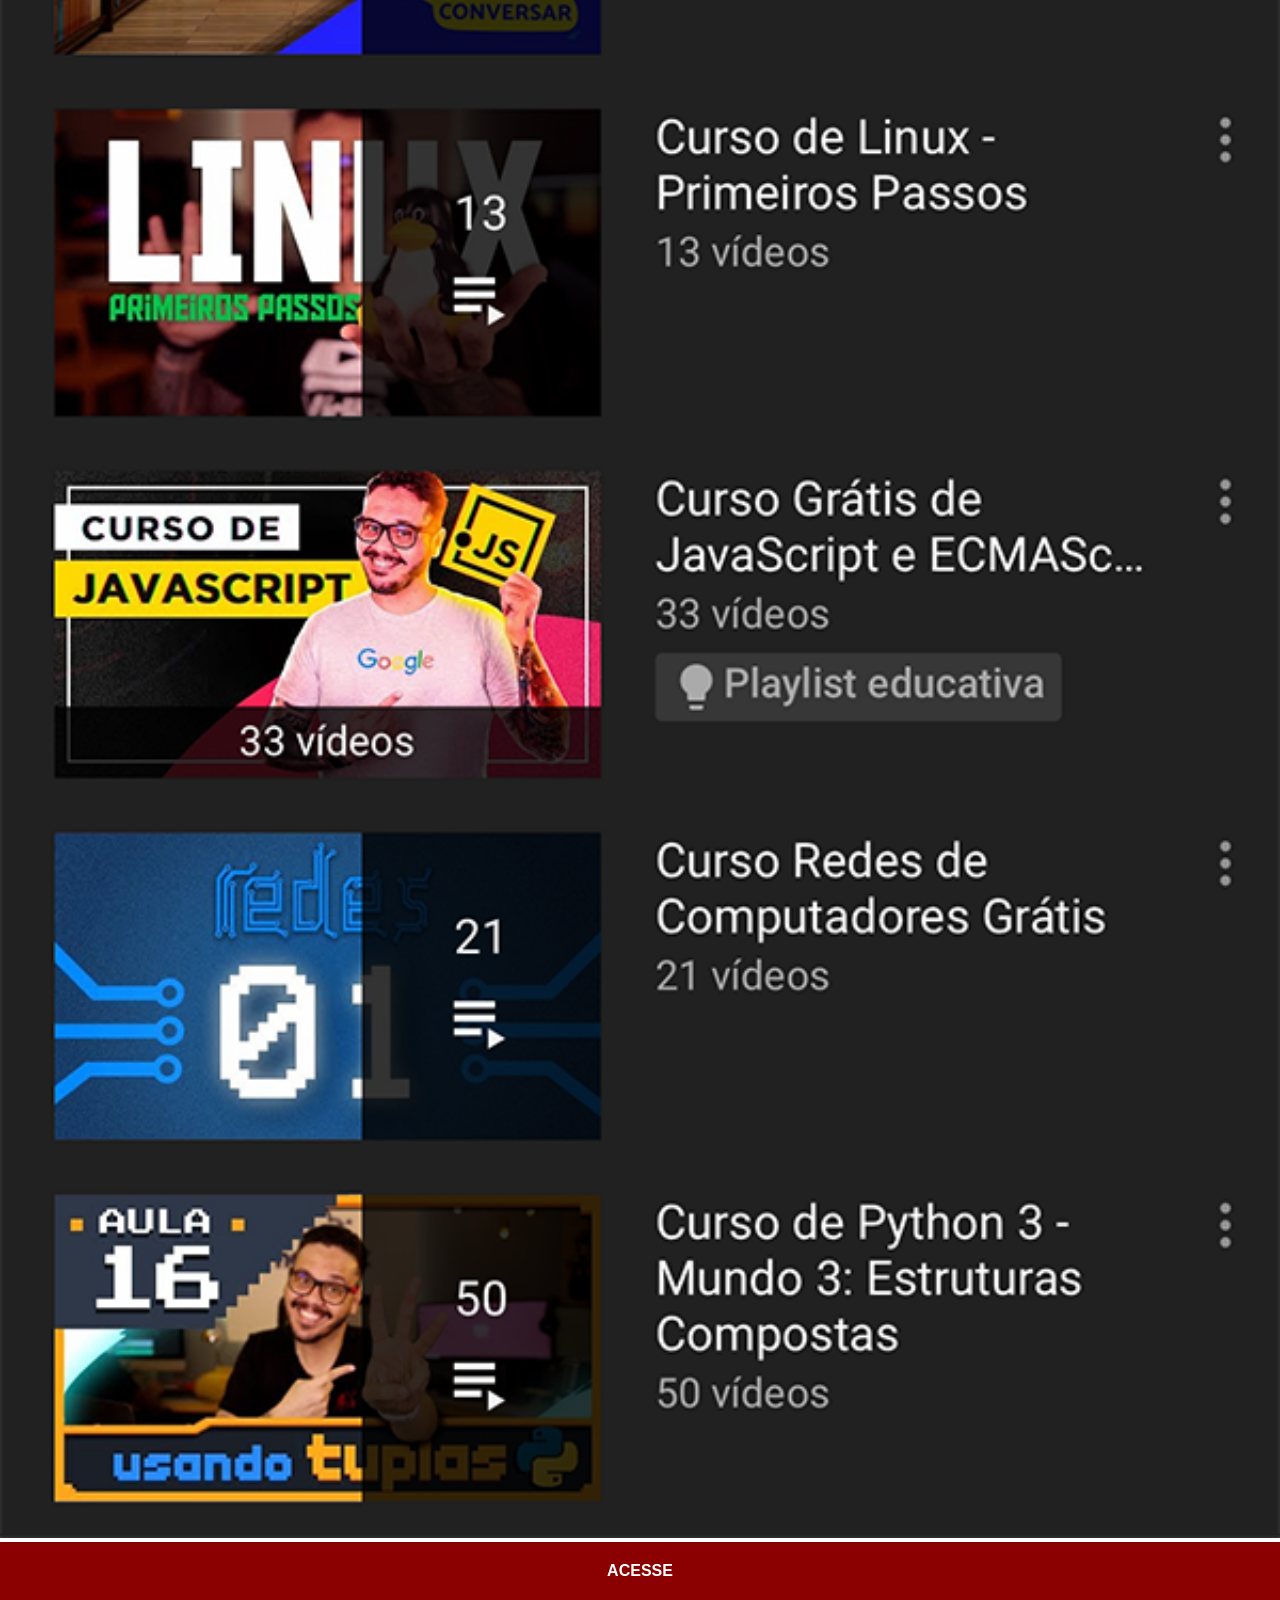
<file: youtube.html>
<!DOCTYPE html>
<html lang="pt-BR">
<head>
    <meta charset="UTF-8">
    <meta name="viewport" content="width=device-width, initial-scale=1.0">
    <title>YouTube</title>
    <link rel="stylesheet" href="./estilos/social.css">
</head>
<body>
    <img src="./pacote-d013/imagens/tela-youtube.png" alt="Youtube">
        <a href="https://www.youtube.com/@cursoemvideo" target="_blank">ACESSE</a>
</body>
</html>
</file>
<file: estilos/style.css>
@charset "UTF-8";
/* Folha de estilo - index.html */

* {
    margin: 0px;
    padding: 0px;
    font-family: Arial, Helvetica, sans-serif;
}

html, body {
    height: 100vh;
    width: 100vw;
    background-color: black;
}

body {
    background: url('../pacote-d013/imagens/fundo-madeira.jpg') no-repeat top center;
    background-size: cover;
    background-attachment: fixed;
}

/* Centralizando imagens em blocos*/
main {
    position: relative;
    height: 100vh;
}

section#telefone {
    position: absolute;
    top: 50%;
    left: 50%;

    transform: translate(-50%, -50%);
    height: 627px;
    width: 311px;
    background: url('../pacote-d013/imagens/frame-iphone.png') no-repeat;
}

/* Psicionando o conteúdo */
iframe#tela {
    position: relative;
    top: 80px;
    left: 22px;
    width: 267px;
    height: 471px;
}

section#redes-sociais {
    text-align: right;
}

section#redes-sociais > a > img {
    width: 50px;
    margin: 10px;
    border-radius: 50%;
    box-shadow: 2px 2px 5px rgb(0, 0, 0, 0.400);
    box-sizing: border-box;  /* A borda passa a fazer parte da caixa */
}

section#redes-sociais img:hover {
    border: 2px solid rgb(255, 255, 255, 0.637);
    transform: translate(-3px, -3px); /* movimentei a caixa na esquerda e para cima */
    box-shadow: 5px 5px 10px rgb(0, 0, 0, 0.623); /* movimenta a sombra para o lado */ 
    transition: transform .3s, border 1s; /* tempo para movimentar a sobra */
}
</file>
<file: estilos/social.css>
@charset "UTF-8";

/* Folha de Estilo das páginas: 
    youtube.html
    github.html
    twitter.html
    instagram.html
    facebook.html
*/

* {
    margin: 0px;
    padding: 0px;
    font-family: Arial, Helvetica, sans-serif;
}

::-webkit-scrollbar {
    width: 0px;
    heigth: 0px;
}

img {
    width: 100vw;
}

a {
    display: block;
    background-color: darkred;
    color: white;
    padding: 20px;
    text-align: center;
    text-decoration: none;
    font-weight: bolder;
    
}
 
a:hover {
    background-color: red;
}
</file>
<file: estilos/home.css>
@charset "UTF-8";

/* Folha de Estilo da página home.html */

* {
    margin: 0px;
    padding: 0px;
}

body {
    width: 100vw;
    height: 100vh;
    background: black url('../pacote-d013/imagens/tela-home.jpg') no-repeat top center;
    background-size: cover;
}
</file>
